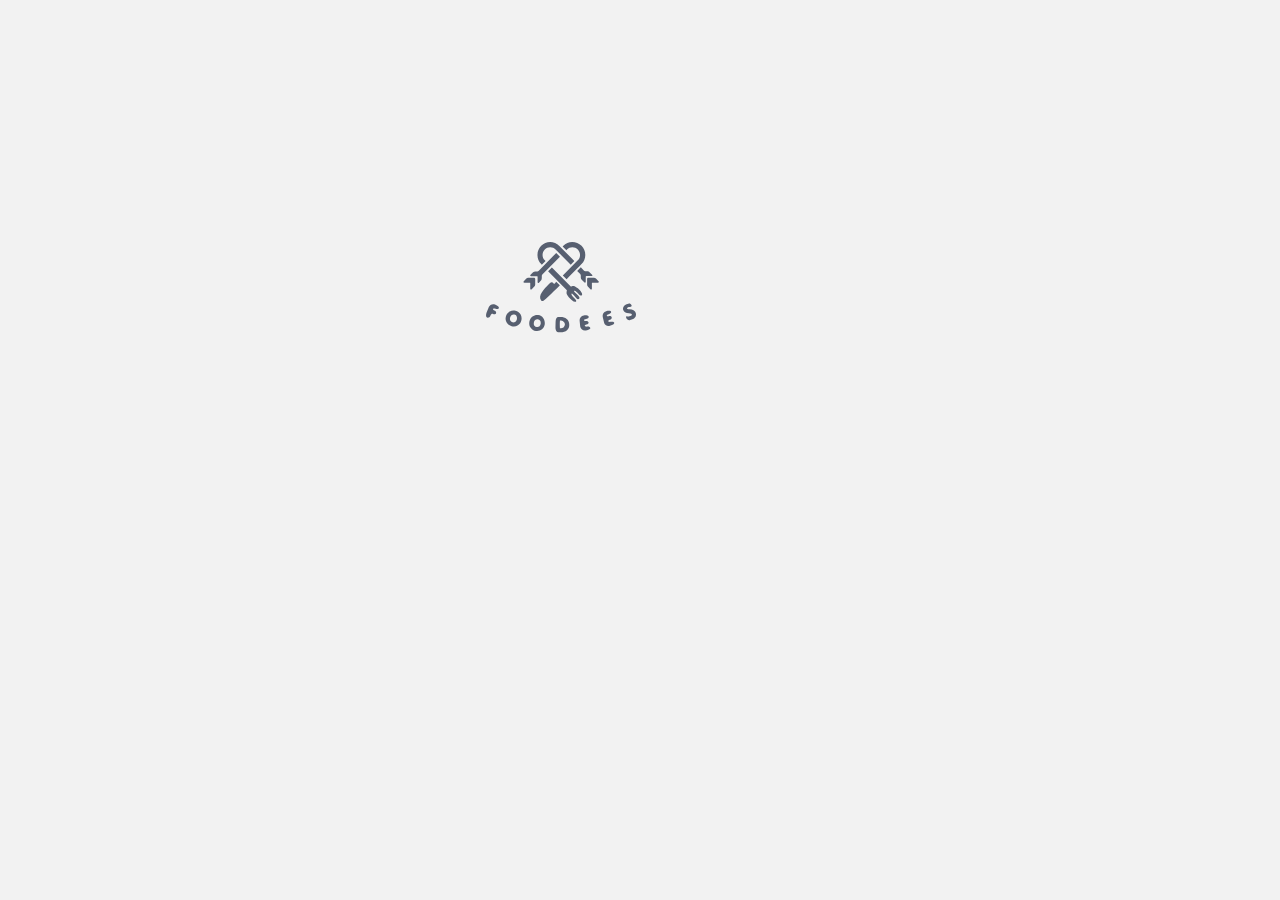
<file: index.html>
<!DOCTYPE html>
<html lang="en">
<head>
    <meta charset="UTF-8">
    <title>Foodees</title>
    <meta http-equiv="Content-Type" content="text/html; charset=UTF-8"/>
    <meta name="viewport" content="width=device-width, initial-scale=1, maximum-scale=1.0"/>
    <link rel="stylesheet" type="text/css" href="pre.css">
    <link href="//netdna.bootstrapcdn.com/bootstrap/3.0.0/css/bootstrap.min.css" rel="stylesheet">
    <link rel="stylesheet" href="https://maxcdn.bootstrapcdn.com/bootstrap/3.3.5/css/bootstrap.min.css">
    <script src="https://ajax.googleapis.com/ajax/libs/jquery/1.11.3/jquery.min.js"></script>
    <script src="http://maxcdn.bootstrapcdn.com/bootstrap/3.3.5/js/bootstrap.min.js"></script>

    
    <style>
        body{
            background:#F2F2F2;
        }
        
        
    </style>
</head>
<body >
<br>

<center>


</center>
<div>
    <img  class="preimage" src="logo.svg" width="150px" height="150px">
    
</div>

<div class="preload"></div>
    <script type="text/javascript" src="pre.js"></script>

</body>
</html>
</file>
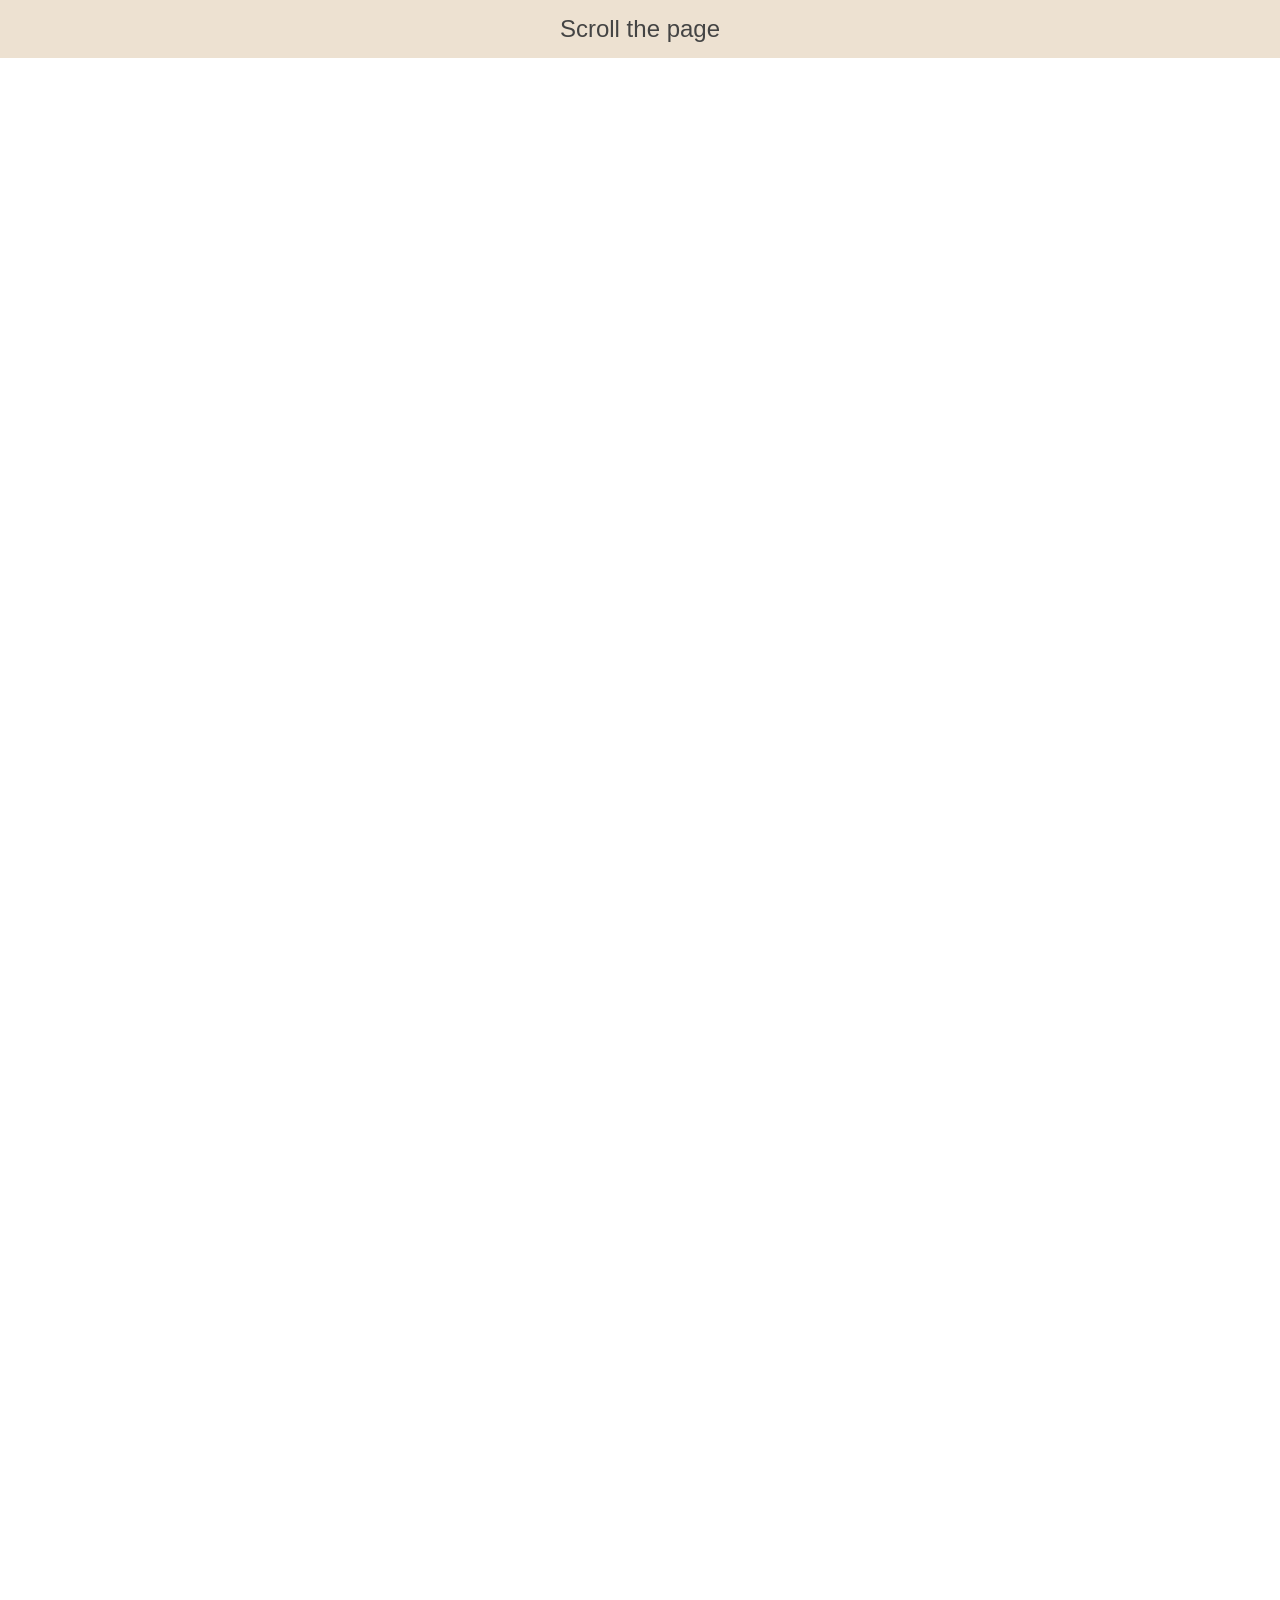
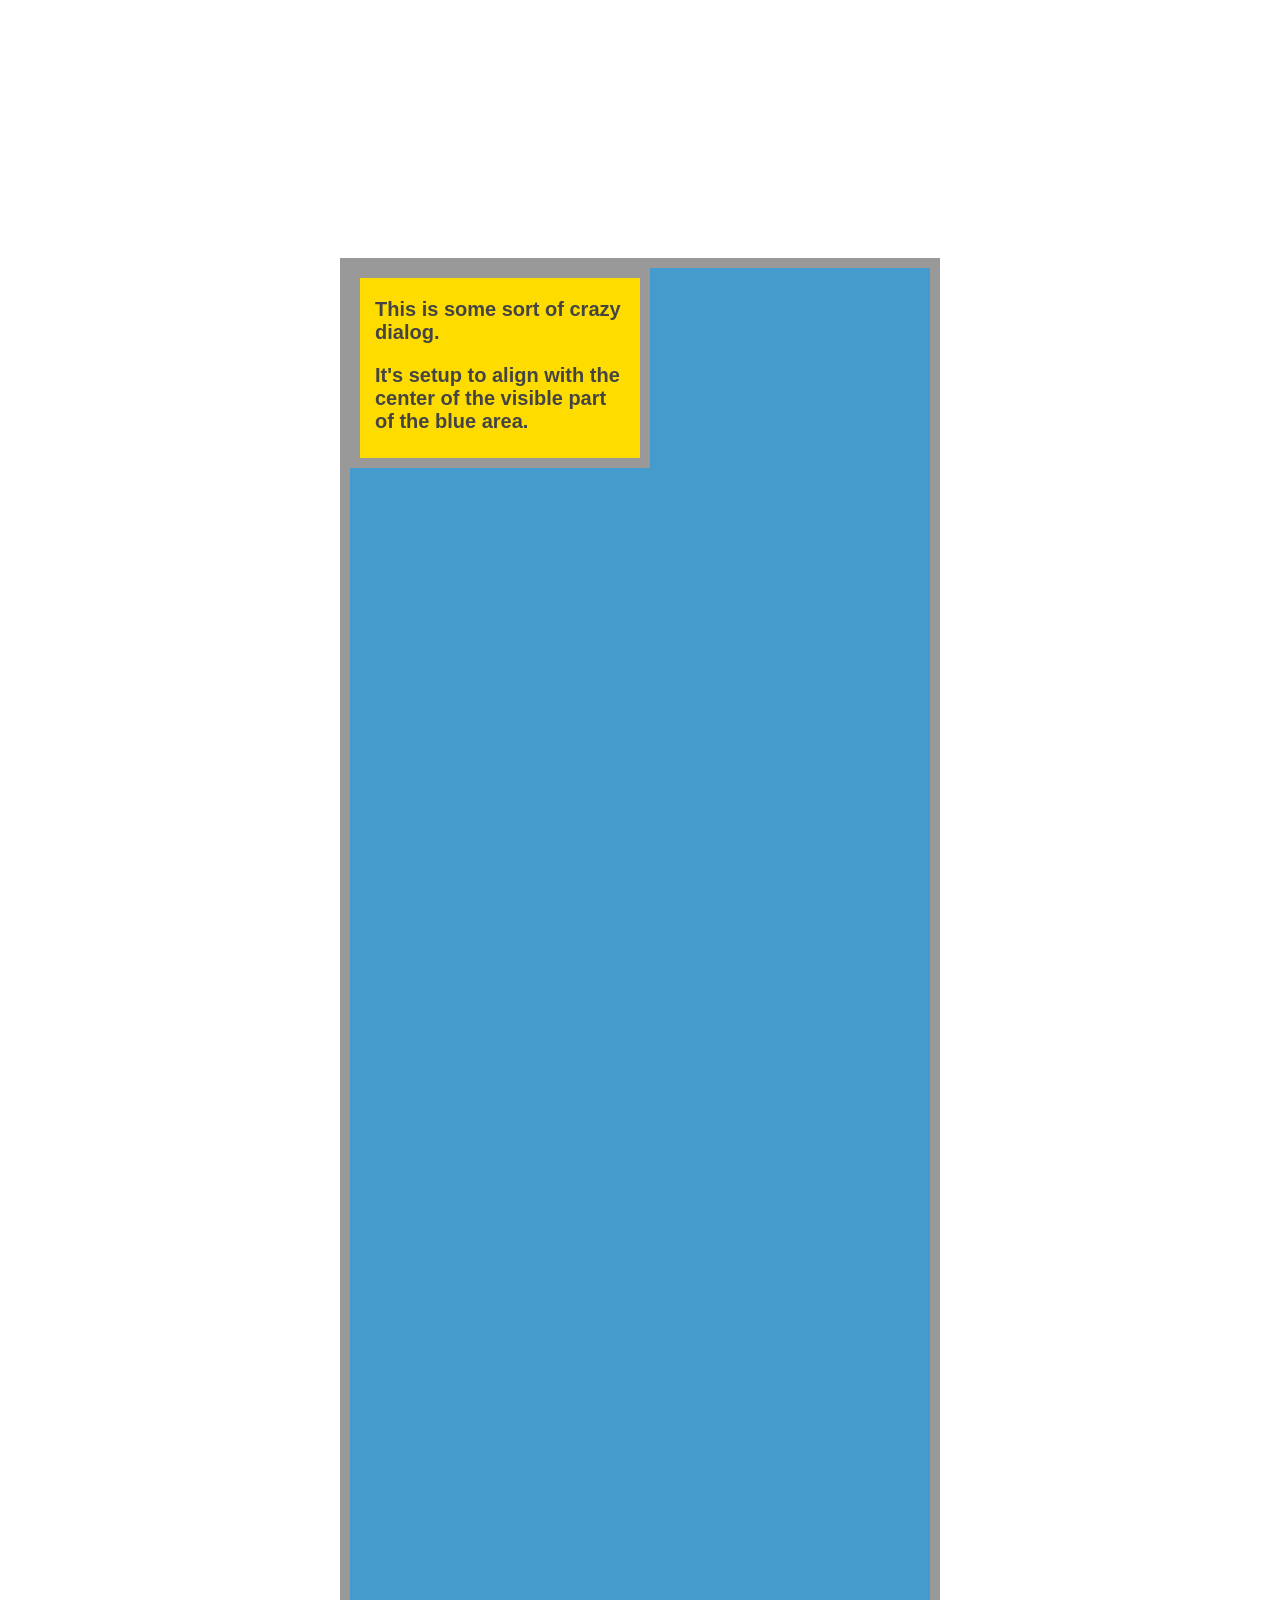
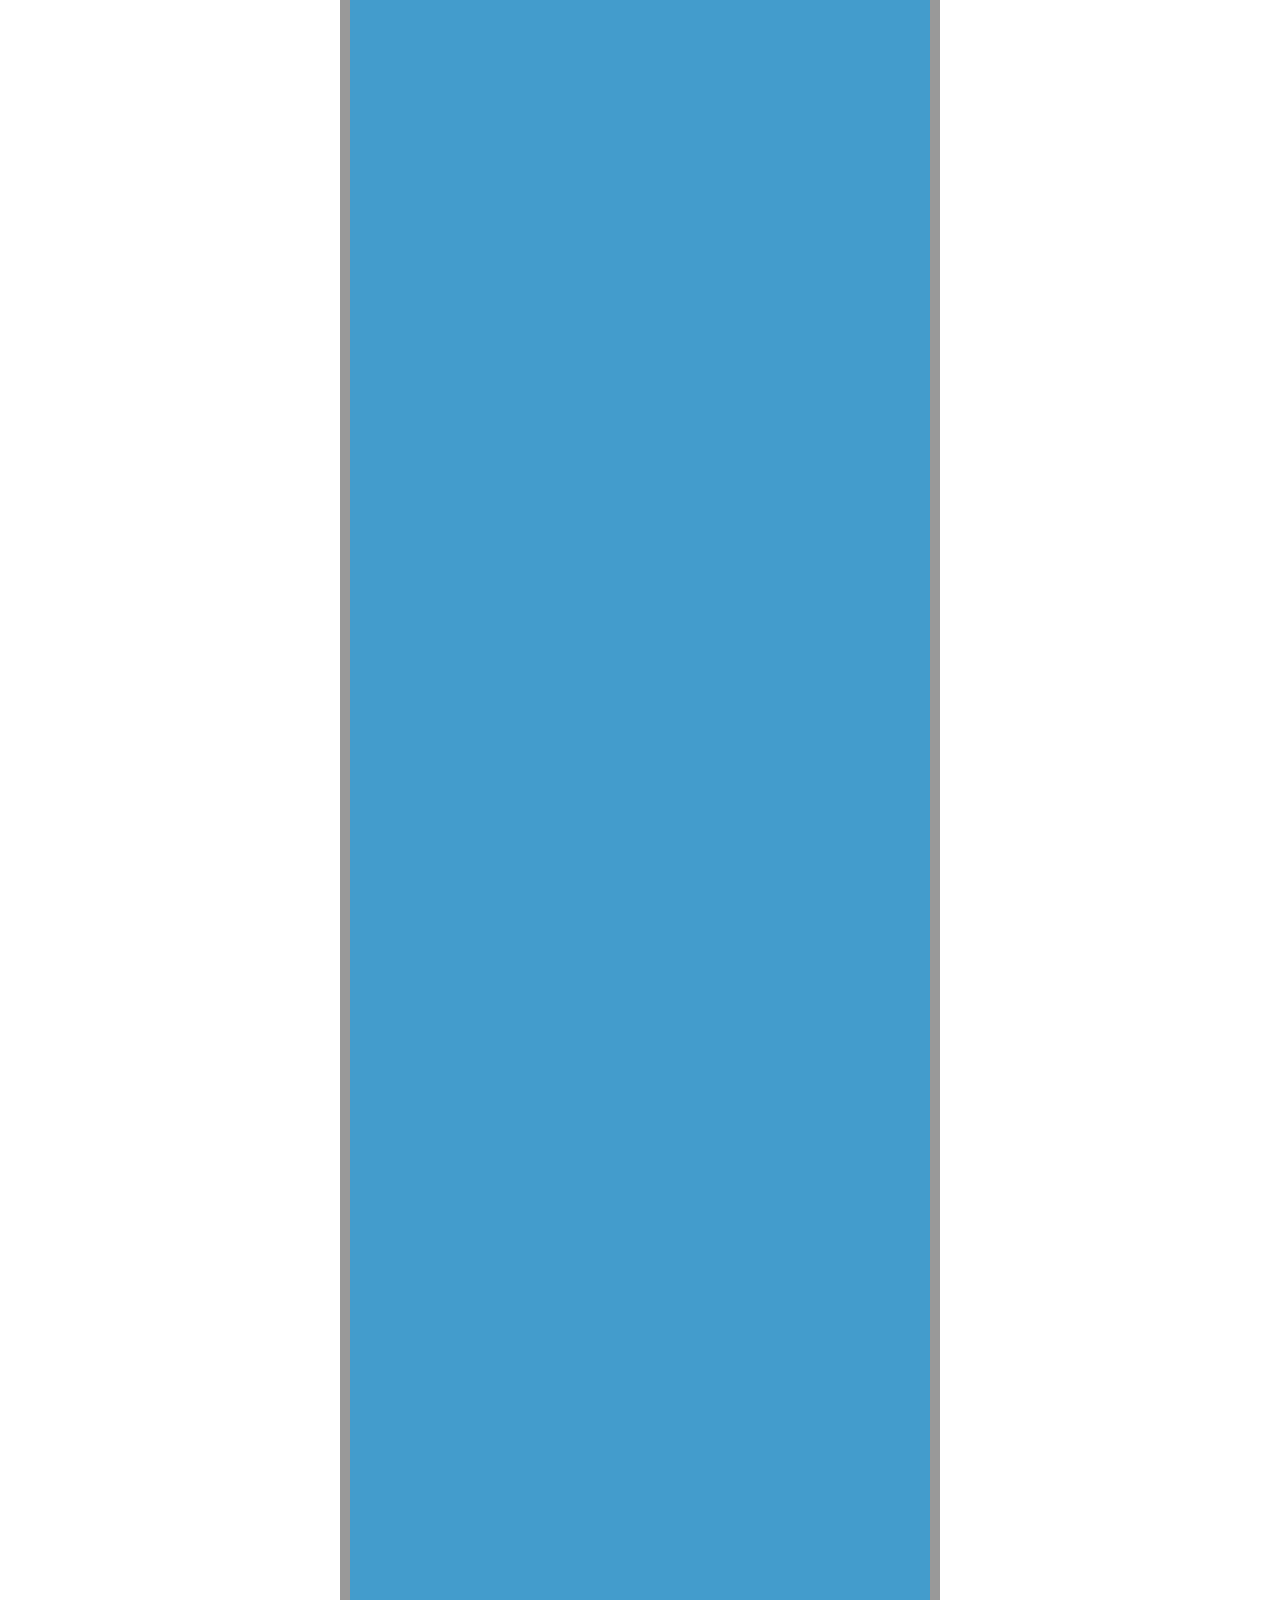
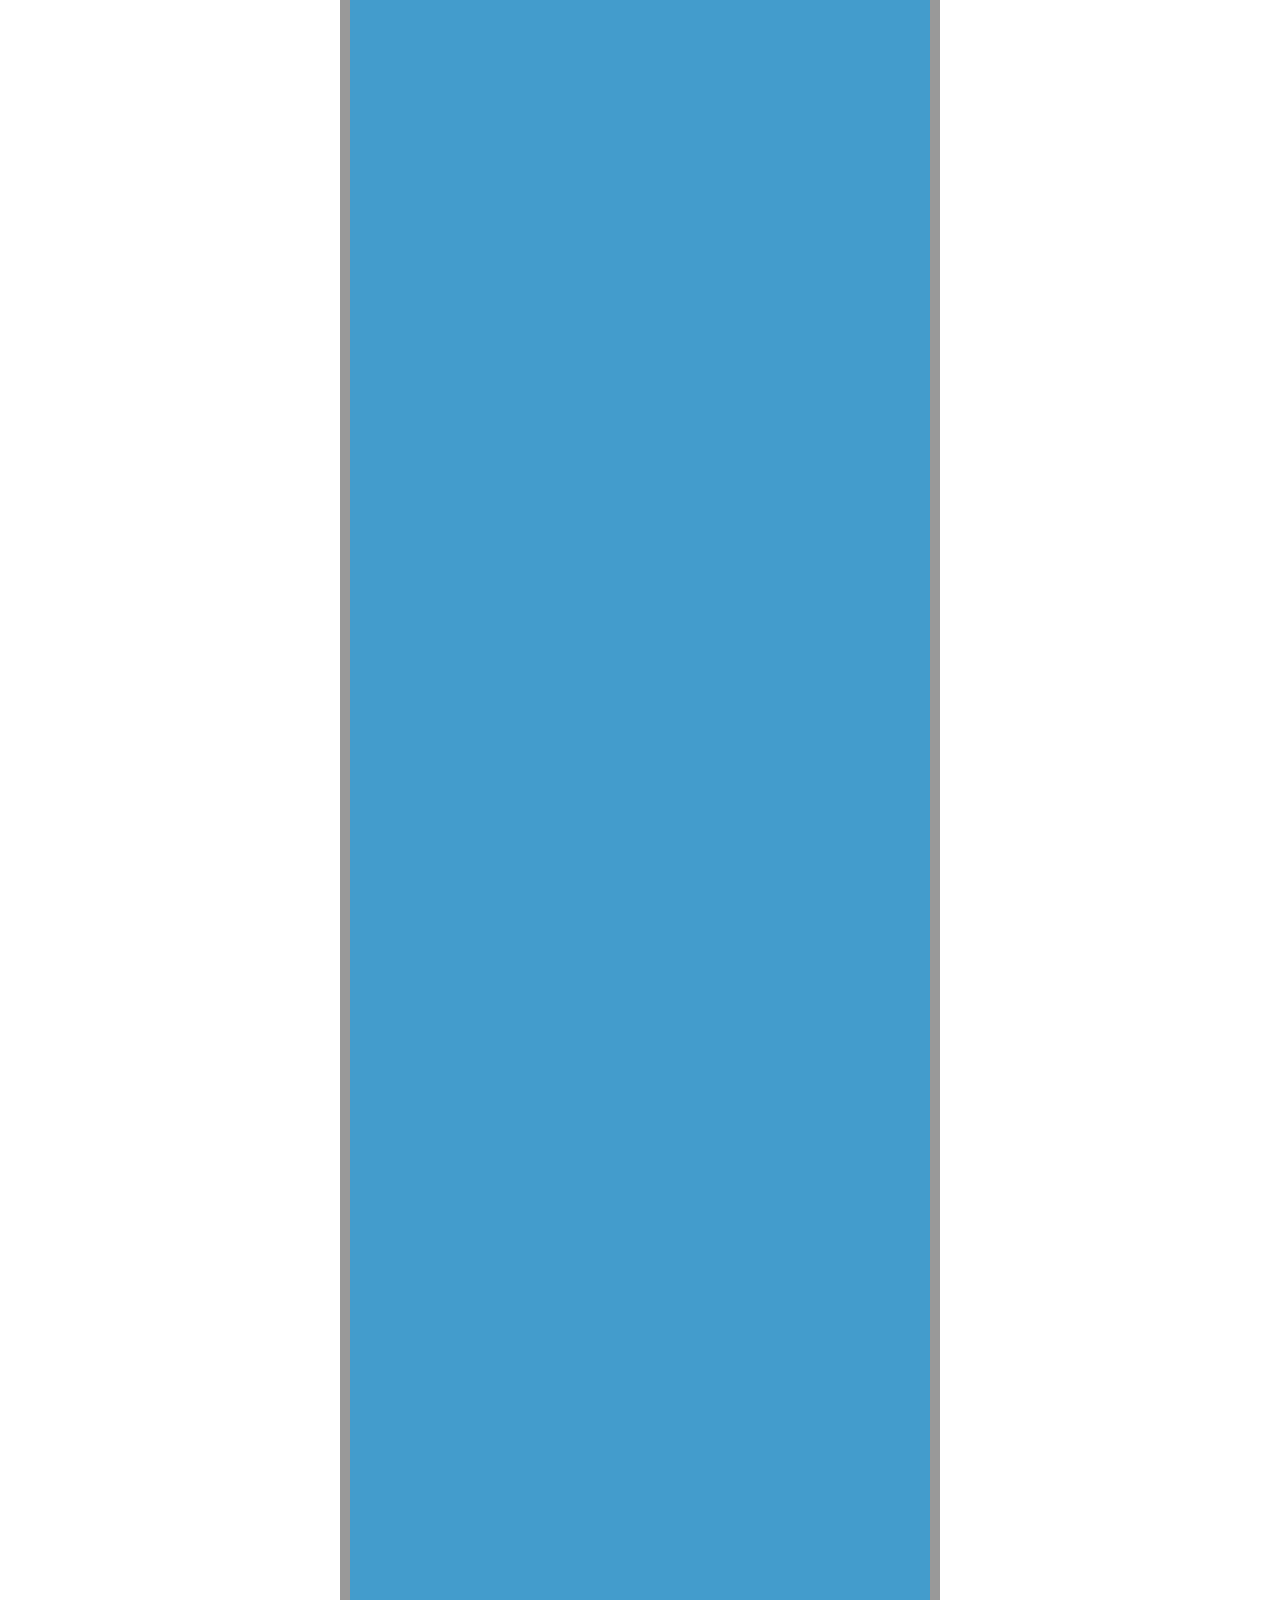
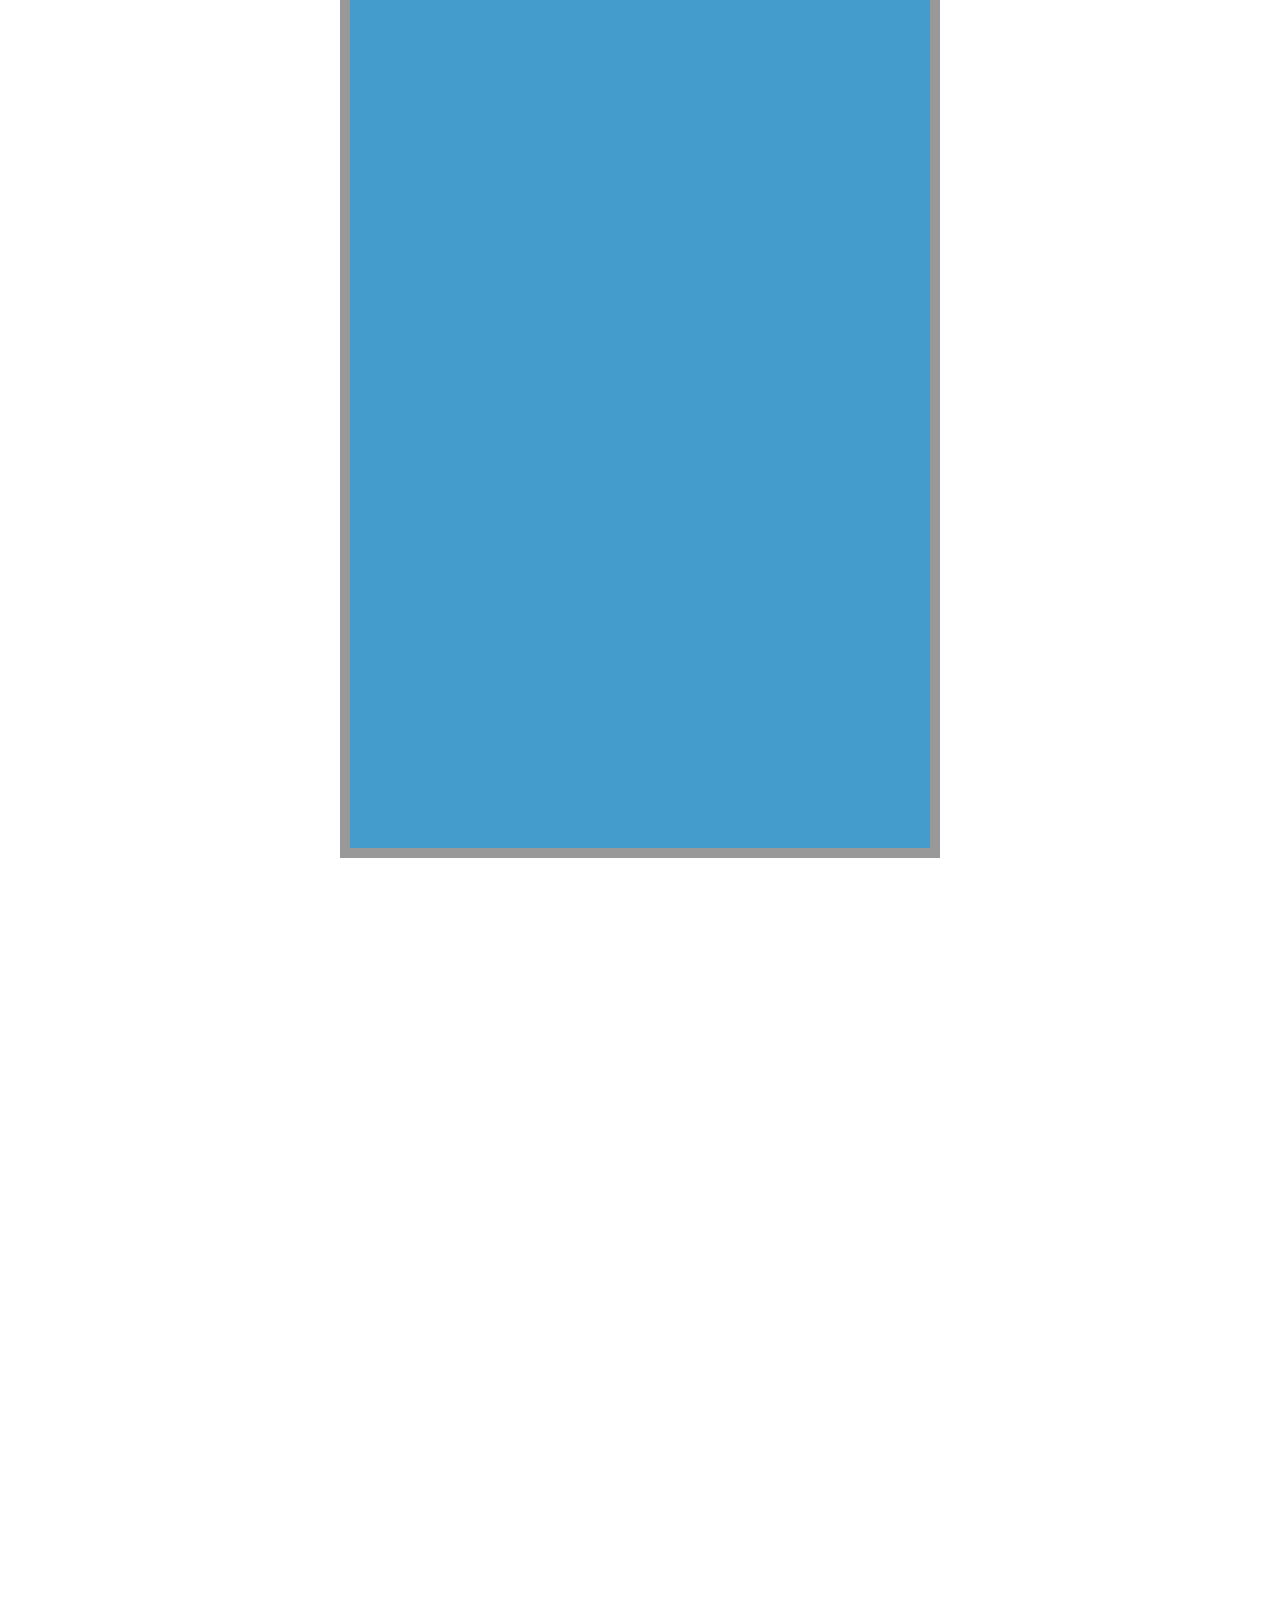
<file: node_modules/tether/examples/content-visible/index.html>
<!DOCTYPE html>
<html>
    <head>
        <link rel="stylesheet" href="../resources/css/base.css" />
    </head>
    <body>

    <div class="instructions">Scroll the page</div>

    <style>
      .instructions {
        width: 100%;
        text-align: center;
        font-size: 24px;
        padding: 15px;
        background-color: rgba(210, 180, 140, 0.4);
      }

      * {
        box-sizing: border-box;
      }
      body {
        min-height: 1200vh;
        height: 100%;
      }

      .content-box {
        width: 600px;
        border: 10px solid #999;
        height: 600vh;
        background-color: #439CCC;
        margin: 200vh auto;
      }
      .element {
        border: 10px solid #999;
        background-color: #FFDC00;
        width: 300px;
        height: 200px;
        padding: 0 15px;
        font-size: 20px;
        font-weight: bold;
      }
    </style>

    <div class="content-box">
      <div class="element">
        <p>This is some sort of crazy dialog.</p>

        <p>It's setup to align with the center of the visible part of the blue area.</p>
      </div>
    </div>

    <script src="//github.hubspot.com/tether/dist/js/tether.js"></script>
    <script>
      new Tether({
        element: '.element',
        target: '.content-box',
        attachment: 'middle center',
        targetAttachment: 'middle center',
        targetModifier: 'visible'
      });
    </script>
  </body>
</html>
</file>
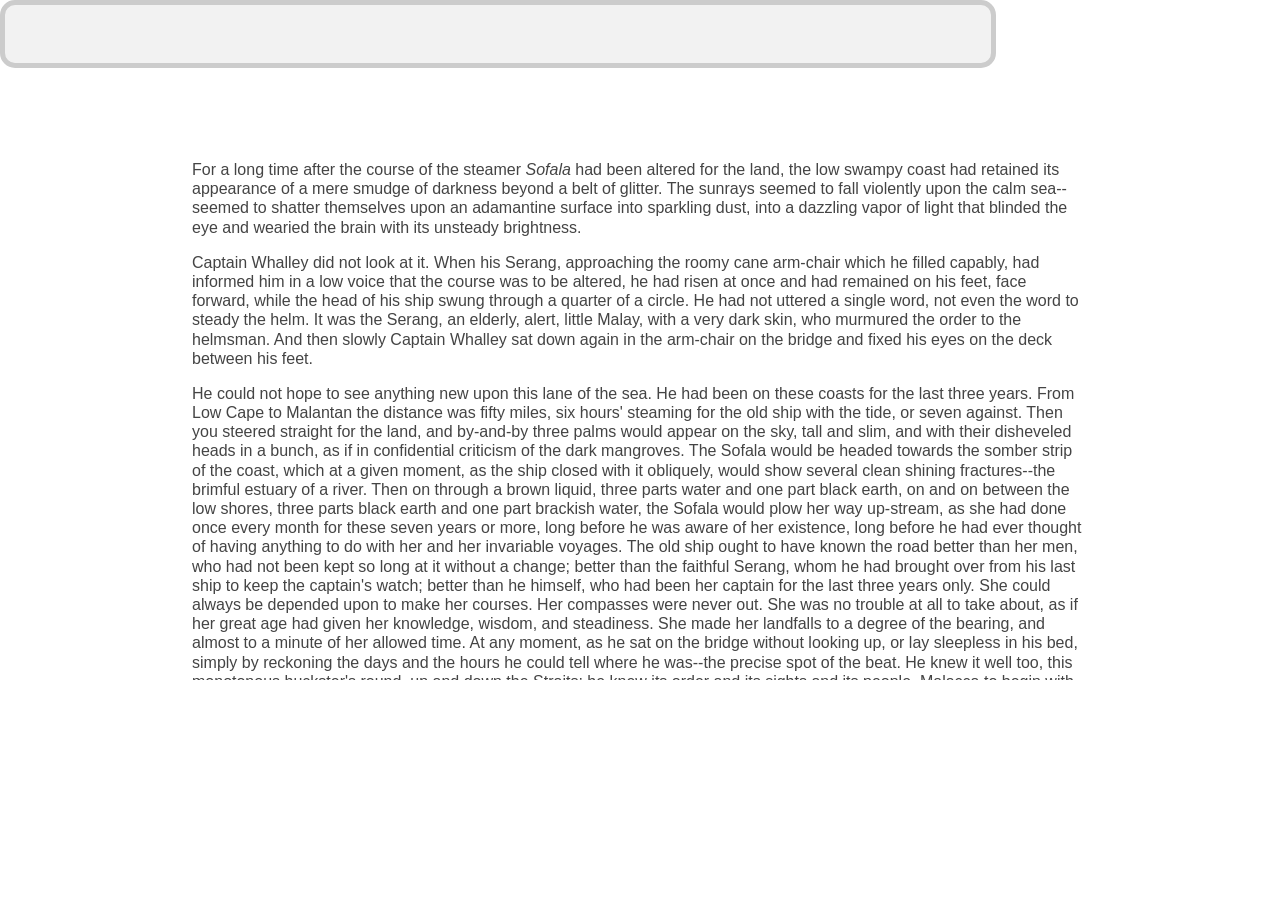
<file: node_modules/tether/examples/element-scroll/index.html>
<!DOCTYPE html>
<html>
    <head>
      <link rel="stylesheet" href="../resources/css/base.css" />
    </head>
    <body>

    <div class="scroll">
      <p>For a long time after the course of the steamer <em>Sofala</em> had been
      altered for the land, the low swampy coast had retained its appearance
      of a mere smudge of darkness beyond a belt of glitter. The sunrays
      seemed to fall violently upon the calm sea--seemed to shatter themselves
      upon an adamantine surface into sparkling dust, into a dazzling vapor
      of light that blinded the eye and wearied the brain with its unsteady
      brightness.</p>

      <p>Captain Whalley did not look at it. When his Serang, approaching the
      roomy cane arm-chair which he filled capably, had informed him in a low
      voice that the course was to be altered, he had risen at once and had
      remained on his feet, face forward, while the head of his ship swung
      through a quarter of a circle. He had not uttered a single word, not
      even the word to steady the helm. It was the Serang, an elderly, alert,
      little Malay, with a very dark skin, who murmured the order to the
      helmsman. And then slowly Captain Whalley sat down again in the
      arm-chair on the bridge and fixed his eyes on the deck between his feet.</p>

      <p>He could not hope to see anything new upon this lane of the sea. He had
      been on these coasts for the last three years. From Low Cape to Malantan
      the distance was fifty miles, six hours' steaming for the old ship with
      the tide, or seven against. Then you steered straight for the land, and
      by-and-by three palms would appear on the sky, tall and slim, and with
      their disheveled heads in a bunch, as if in confidential criticism of
      the dark mangroves. The Sofala would be headed towards the somber
      strip of the coast, which at a given moment, as the ship closed with
      it obliquely, would show several clean shining fractures--the brimful
      estuary of a river. Then on through a brown liquid, three parts water
      and one part black earth, on and on between the low shores, three parts
      black earth and one part brackish water, the Sofala would plow her way
      up-stream, as she had done once every month for these seven years or
      more, long before he was aware of her existence, long before he had ever
      thought of having anything to do with her and her invariable voyages.
      The old ship ought to have known the road better than her men, who had
      not been kept so long at it without a change; better than the faithful
      Serang, whom he had brought over from his last ship to keep the
      captain's watch; better than he himself, who had been her captain for
      the last three years only. She could always be depended upon to make her
      courses. Her compasses were never out. She was no trouble at all to
      take about, as if her great age had given her knowledge, wisdom, and
      steadiness. She made her landfalls to a degree of the bearing, and
      almost to a minute of her allowed time. At any moment, as he sat on
      the bridge without looking up, or lay sleepless in his bed, simply by
      reckoning the days and the hours he could tell where he was--the precise
      spot of the beat. He knew it well too, this monotonous huckster's
      round, up and down the Straits; he knew its order and its sights and its
      people. Malacca to begin with, in at daylight and out at dusk, to cross
      over with a rigid phosphorescent wake this highway of the Far East.
      Darkness and gleams on the water, clear stars on a black sky, perhaps
      the lights of a home steamer keeping her unswerving course in the
      middle, or maybe the elusive shadow of a native craft with her mat sails
      flitting by silently--and the low land on the other side in sight
      at daylight. At noon the three palms of the next place of call, up a
      sluggish river. The only white man residing there was a retired young
      sailor, with whom he had become friendly in the course of many voyages.
      Sixty miles farther on there was another place of call, a deep bay with
      only a couple of houses on the beach. And so on, in and out, picking
      up coastwise cargo here and there, and finishing with a hundred miles'
      steady steaming through the maze of an archipelago of small islands up
      to a large native town at the end of the beat. There was a three days'
      rest for the old ship before he started her again in inverse order,
      seeing the same shores from another bearing, hearing the same voices
      in the same places, back again to the Sofala's port of registry on
      the great highway to the East, where he would take up a berth nearly
      opposite the big stone pile of the harbor office till it was time to
      start again on the old round of 1600 miles and thirty days. Not a very
      enterprising life, this, for Captain Whalley, Henry Whalley, otherwise
      Dare-devil Harry--Whalley of the Condor, a famous clipper in her day.
      No. Not a very enterprising life for a man who had served famous firms,
      who had sailed famous ships (more than one or two of them his own); who
      had made famous passages, had been the pioneer of new routes and new
      trades; who had steered across the unsurveyed tracts of the South Seas,
      and had seen the sun rise on uncharted islands. Fifty years at sea, and
      forty out in the East ("a pretty thorough apprenticeship," he used
      to remark smilingly), had made him honorably known to a generation of
      shipowners and merchants in all the ports from Bombay clear over to
      where the East merges into the West upon the coast of the two Americas.
      His fame remained writ, not very large but plain enough, on the
      Admiralty charts. Was there not somewhere between Australia and China a
      Whalley Island and a Condor Reef? On that dangerous coral formation the
      celebrated clipper had hung stranded for three days, her captain and
      crew throwing her cargo overboard with one hand and with the other, as
      it were, keeping off her a flotilla of savage war-canoes. At that time
      neither the island nor the reef had any official existence. Later the
      officers of her Majesty's steam vessel Fusilier, dispatched to make a
      survey of the route, recognized in the adoption of these two names the
      enterprise of the man and the solidity of the ship. Besides, as anyone
      who cares may see, the "General Directory," vol. ii. p. 410, begins the
      description of the "Malotu or Whalley Passage" with the words: "This
      advantageous route, first discovered in 1850 by Captain Whalley in the
      ship Condor," &amp;c., and ends by recommending it warmly to sailing vessels
      leaving the China ports for the south in the months from December to
      April inclusive.</p>

      <p>This was the clearest gain he had out of life. Nothing could rob him
      of this kind of fame. The piercing of the Isthmus of Suez, like the
      breaking of a dam, had let in upon the East a flood of new ships, new
      men, new methods of trade. It had changed the face of the Eastern seas
      and the very spirit of their life; so that his early experiences meant
      nothing whatever to the new generation of seamen.</p>

      <p>In those bygone days he had handled many thousands of pounds of his
      employers' money and of his own; he had attended faithfully, as by law
      a shipmaster is expected to do, to the conflicting interests of owners,
      charterers, and underwriters. He had never lost a ship or consented to
      a shady transaction; and he had lasted well, outlasting in the end the
      conditions that had gone to the making of his name. He had buried his
      wife (in the Gulf of Petchili), had married off his daughter to the man
      of her unlucky choice, and had lost more than an ample competence in the
      crash of the notorious Travancore and Deccan Banking Corporation, whose
      downfall had shaken the East like an earthquake. And he was sixty-five
      years old.</p>

      <p>His age sat lightly enough on him; and of his ruin he was not ashamed.
      He had not been alone to believe in the stability of the Banking
      Corporation. Men whose judgment in matters of finance was as expert as
      his seamanship had commended the prudence of his investments, and had
      themselves lost much money in the great failure. The only difference
      between him and them was that he had lost his all. And yet not his all.
      There had remained to him from his lost fortune a very pretty little
      bark, Fair Maid, which he had bought to occupy his leisure of a retired
      sailor--"to play with," as he expressed it himself.</p>

      <p>He had formally declared himself tired of the sea the year preceding his
      daughter's marriage. But after the young couple had gone to settle in
      Melbourne he found out that he could not make himself happy on shore. He
      was too much of a merchant sea-captain for mere yachting to satisfy him.
      He wanted the illusion of affairs; and his acquisition of the Fair
      Maid preserved the continuity of his life. He introduced her to his
      acquaintances in various ports as "my last command." When he grew too
      old to be trusted with a ship, he would lay her up and go ashore to be
      buried, leaving directions in his will to have the bark towed out and
      scuttled decently in deep water on the day of the funeral. His daughter
      would not grudge him the satisfaction of knowing that no stranger would
      handle his last command after him. With the fortune he was able to leave
      her, the value of a 500-ton bark was neither here nor there. All this
      would be said with a jocular twinkle in his eye: the vigorous old man
      had too much vitality for the sentimentalism of regret; and a little
      wistfully withal, because he was at home in life, taking a genuine
      pleasure in its feelings and its possessions; in the dignity of his
      reputation and his wealth, in his love for his daughter, and in his
      satisfaction with the ship--the plaything of his lonely leisure.</p>

      <p>He had the cabin arranged in accordance with his simple ideal of comfort
      at sea. A big bookcase (he was a great reader) occupied one side of his
      stateroom; the portrait of his late wife, a flat bituminous oil-painting
      representing the profile and one long black ringlet of a young woman,
      faced his bed-place. Three chronometers ticked him to sleep and greeted
      him on waking with the tiny competition of their beats. He rose at five
      every day. The officer of the morning watch, drinking his early cup
      of coffee aft by the wheel, would hear through the wide orifice of the
      copper ventilators all the splashings, blowings, and splutterings of
      his captain's toilet. These noises would be followed by a sustained
      deep murmur of the Lord's Prayer recited in a loud earnest voice. Five
      minutes afterwards the head and shoulders of Captain Whalley emerged
      out of the companion-hatchway. Invariably he paused for a while on the
      stairs, looking all round at the horizon; upwards at the trim of the
      sails; inhaling deep draughts of the fresh air. Only then he would step
      out on the poop, acknowledging the hand raised to the peak of the cap
      with a majestic and benign "Good morning to you." He walked the deck
      till eight scrupulously. Sometimes, not above twice a year, he had to
      use a thick cudgel-like stick on account of a stiffness in the hip--a
      slight touch of rheumatism, he supposed. Otherwise he knew nothing of
      the ills of the flesh. At the ringing of the breakfast bell he went
      below to feed his canaries, wind up the chronometers, and take the
      head of the table. From there he had before his eyes the big carbon
      photographs of his daughter, her husband, and two fat-legged babies
      --his grandchildren--set in black frames into the maplewood bulkheads
      of the cuddy. After breakfast he dusted the glass over these portraits
      himself with a cloth, and brushed the oil painting of his wife with a
      plumate kept suspended from a small brass hook by the side of the heavy
      gold frame. Then with the door of his stateroom shut, he would sit down
      on the couch under the portrait to read a chapter out of a thick pocket
      Bible--her Bible. But on some days he only sat there for half an hour
      with his finger between the leaves and the closed book resting on his
      knees. Perhaps he had remembered suddenly how fond of boat-sailing she
      used to be.</p>

      <p>She had been a real shipmate and a true woman too. It was like an
      article of faith with him that there never had been, and never could be,
      a brighter, cheerier home anywhere afloat or ashore than his home under
      the poop-deck of the Condor, with the big main cabin all white and gold,
      garlanded as if for a perpetual festival with an unfading wreath. She
      had decorated the center of every panel with a cluster of home flowers.
      It took her a twelvemonth to go round the cuddy with this labor of love.
      To him it had remained a marvel of painting, the highest achievement of
      taste and skill; and as to old Swinburne, his mate, every time he
      came down to his meals he stood transfixed with admiration before the
      progress of the work. You could almost smell these roses, he declared,
      sniffing the faint flavor of turpentine which at that time pervaded the
      saloon, and (as he confessed afterwards) made him somewhat less hearty
      than usual in tackling his food. But there was nothing of the sort to
      interfere with his enjoyment of her singing. "Mrs. Whalley is a regular
      out-and-out nightingale, sir," he would pronounce with a judicial air
      after listening profoundly over the skylight to the very end of the
      piece. In fine weather, in the second dog-watch, the two men could hear
      her trills and roulades going on to the accompaniment of the piano in
      the cabin. On the very day they got engaged he had written to London
      for the instrument; but they had been married for over a year before it
      reached them, coming out round the Cape. The big case made part of the
      first direct general cargo landed in Hong-kong harbor--an event that to
      the men who walked the busy quays of to-day seemed as hazily remote as
      the dark ages of history. But Captain Whalley could in a half hour of
      solitude live again all his life, with its romance, its idyl, and its
      sorrow. He had to close her eyes himself. She went away from under the
      ensign like a sailor's wife, a sailor herself at heart. He had read
      the service over her, out of her own prayer-book, without a break in his
      voice. When he raised his eyes he could see old Swinburne facing him
      with his cap pressed to his breast, and his rugged, weather-beaten,
      impassive face streaming with drops of water like a lump of chipped red
      granite in a shower. It was all very well for that old sea-dog to cry.
      He had to read on to the end; but after the splash he did not remember
      much of what happened for the next few days. An elderly sailor of the
      crew, deft at needlework, put together a mourning frock for the child
      out of one of her black skirts.</p>

      <p>He was not likely to forget; but you cannot dam up life like a sluggish
      stream. It will break out and flow over a man's troubles, it will close
      upon a sorrow like the sea upon a dead body, no matter how much love has
      gone to the bottom. And the world is not bad. People had been very
      kind to him; especially Mrs. Gardner, the wife of the senior partner
      in Gardner, Patteson, &amp; Co., the owners of the Condor. It was she who
      volunteered to look after the little one, and in due course took her to
      England (something of a journey in those days, even by the overland
      mail route) with her own girls to finish her education. It was ten years
      before he saw her again.</p>

      <p>As a little child she had never been frightened of bad weather; she
      would beg to be taken up on deck in the bosom of his oilskin coat to
      watch the big seas hurling themselves upon the Condor. The swirl and
      crash of the waves seemed to fill her small soul with a breathless
      delight. "A good boy spoiled," he used to say of her in joke. He had
      named her Ivy because of the sound of the word, and obscurely fascinated
      by a vague association of ideas. She had twined herself tightly round
      his heart, and he intended her to cling close to her father as to a
      tower of strength; forgetting, while she was little, that in the nature
      of things she would probably elect to cling to someone else. But
      he loved life well enough for even that event to give him a certain
      satisfaction, apart from his more intimate feeling of loss.</p>

      <p>After he had purchased the Fair Maid to occupy his loneliness, he
      hastened to accept a rather unprofitable freight to Australia simply for
      the opportunity of seeing his daughter in her own home. What made him
      dissatisfied there was not to see that she clung now to somebody else,
      but that the prop she had selected seemed on closer examination "a
      rather poor stick"--even in the matter of health. He disliked his
      son-in-law's studied civility perhaps more than his method of
      handling the sum of money he had given Ivy at her marriage. But of his
      apprehensions he said nothing. Only on the day of his departure, with
      the hall-door open already, holding her hands and looking steadily into
      her eyes, he had said, "You know, my dear, all I have is for you and the
      chicks. Mind you write to me openly." She had answered him by an almost
      imperceptible movement of her head. She resembled her mother in
      the color of her eyes, and in character--and also in this, that she
      understood him without many words.</p>

      <p>Sure enough she had to write; and some of these letters made Captain
      Whalley lift his white eye-brows. For the rest he considered he was
      reaping the true reward of his life by being thus able to produce on
      demand whatever was needed. He had not enjoyed himself so much in a
      way since his wife had died. Characteristically enough his son-in-law's
      punctuality in failure caused him at a distance to feel a sort of
      kindness towards the man. The fellow was so perpetually being jammed on
      a lee shore that to charge it all to his reckless navigation would be
      manifestly unfair. No, no! He knew well what that meant. It was bad
      luck. His own had been simply marvelous, but he had seen in his life too
      many good men--seamen and others--go under with the sheer weight of bad
      luck not to recognize the fatal signs. For all that, he was cogitating
      on the best way of tying up very strictly every penny he had to leave,
      when, with a preliminary rumble of rumors (whose first sound reached
      him in Shanghai as it happened), the shock of the big failure came;
      and, after passing through the phases of stupor, of incredulity, of
      indignation, he had to accept the fact that he had nothing to speak of
      to leave.</p>

      <p>Upon that, as if he had only waited for this catastrophe, the unlucky
      man, away there in Melbourne, gave up his unprofitable game, and sat
      down--in an invalid's bath-chair at that too. "He will never walk
      again," wrote the wife. For the first time in his life Captain Whalley
      was a bit staggered.</p>

      <p>The Fair Maid had to go to work in bitter earnest now. It was no longer
      a matter of preserving alive the memory of Dare-devil Harry Whalley in
      the Eastern Seas, or of keeping an old man in pocket-money and clothes,
      with, perhaps, a bill for a few hundred first-class cigars thrown in at
      the end of the year. He would have to buckle-to, and keep her going hard
      on a scant allowance of gilt for the ginger-bread scrolls at her stem
      and stern.</p>

      <p>This necessity opened his eyes to the fundamental changes of the world.
      Of his past only the familiar names remained, here and there, but
      the things and the men, as he had known them, were gone. The name of
      Gardner, Patteson, &amp; Co. was still displayed on the walls of warehouses
      by the waterside, on the brass plates and window-panes in the business
      quarters of more than one Eastern port, but there was no longer a
      Gardner or a Patteson in the firm. There was no longer for Captain
      Whalley an arm-chair and a welcome in the private office, with a bit of
      business ready to be put in the way of an old friend, for the sake of
      bygone services. The husbands of the Gardner girls sat behind the desks
      in that room where, long after he had left the employ, he had kept his
      right of entrance in the old man's time. Their ships now had yellow
      funnels with black tops, and a time-table of appointed routes like a
      confounded service of tramways. The winds of December and June were all
      one to them; their captains (excellent young men he doubted not) were,
      to be sure, familiar with Whalley Island, because of late years the
      Government had established a white fixed light on the north end (with
      a red danger sector over the Condor Reef), but most of them would have
      been extremely surprised to hear that a flesh-and-blood Whalley still
      existed--an old man going about the world trying to pick up a cargo here
      and there for his little bark.</p>

      <p>And everywhere it was the same. Departed the men who would have nodded
      appreciatively at the mention of his name, and would have thought
      themselves bound in honor to do something for Dare-devil Harry Whalley.
      Departed the opportunities which he would have known how to seize; and
      gone with them the white-winged flock of clippers that lived in the
      boisterous uncertain life of the winds, skimming big fortunes out of
      the foam of the sea. In a world that pared down the profits to an
      irreducible minimum, in a world that was able to count its disengaged
      tonnage twice over every day, and in which lean charters were snapped up
      by cable three months in advance, there were no chances of fortune for
      an individual wandering haphazard with a little bark--hardly indeed any
      room to exist.</p>

      <p>He found it more difficult from year to year. He suffered greatly from
      the smallness of remittances he was able to send his daughter. Meantime
      he had given up good cigars, and even in the matter of inferior cheroots
      limited himself to six a day. He never told her of his difficulties, and
      she never enlarged upon her struggle to live. Their confidence in each
      other needed no explanations, and their perfect understanding endured
      without protestations of gratitude or regret. He would have been shocked
      if she had taken it into her head to thank him in so many words, but
      he found it perfectly natural that she should tell him she needed two
      hundred pounds.</p>

      <p>He had come in with the Fair Maid in ballast to look for a freight in
      the Sofala's port of registry, and her letter met him there. Its tenor
      was that it was no use mincing matters. Her only resource was in opening
      a boarding-house, for which the prospects, she judged, were good. Good
      enough, at any rate, to make her tell him frankly that with two hundred
      pounds she could make a start. He had torn the envelope open, hastily,
      on deck, where it was handed to him by the ship-chandler's runner, who
      had brought his mail at the moment of anchoring. For the second time
      in his life he was appalled, and remained stock-still at the cabin door
      with the paper trembling between his fingers. Open a boarding-house! Two
      hundred pounds for a start! The only resource! And he did not know where
      to lay his hands on two hundred pence.</p>

      <p>All that night Captain Whalley walked the poop of his anchored ship, as
      though he had been about to close with the land in thick weather, and
      uncertain of his position after a run of many gray days without a sight
      of sun, moon, or stars. The black night twinkled with the guiding lights
      of seamen and the steady straight lines of lights on shore; and all
      around the Fair Maid the riding lights of ships cast trembling trails
      upon the water of the roadstead. Captain Whalley saw not a gleam
      anywhere till the dawn broke and he found out that his clothing was
      soaked through with the heavy dew.</p>

      <p>His ship was awake. He stopped short, stroked his wet beard, and
      descended the poop ladder backwards, with tired feet. At the sight
      of him the chief officer, lounging about sleepily on the quarterdeck,
      remained open-mouthed in the middle of a great early-morning yawn.</p>

      <p>"Good morning to you," pronounced Captain Whalley solemnly, passing into
      the cabin. But he checked himself in the doorway, and without looking
      back, "By the bye," he said, "there should be an empty wooden case put
      away in the lazarette. It has not been broken up--has it?"</p>

      <p>The mate shut his mouth, and then asked as if dazed, "What empty case,
      sir?"</p>

      <p>"A big flat packing-case belonging to that painting in my room. Let it
      be taken up on deck and tell the carpenter to look it over. I may want
      to use it before long."</p>

      <p>The chief officer did not stir a limb till he had heard the door of the
      captain's state-room slam within the cuddy. Then he beckoned aft the
      second mate with his forefinger to tell him that there was something "in
      the wind."</p>

      <p>When the bell rang Captain Whalley's authoritative voice boomed out
      through a closed door, "Sit down and don't wait for me." And his
      impressed officers took their places, exchanging looks and whispers
      across the table. What! No breakfast? And after apparently knocking
      about all night on deck, too! Clearly, there was something in the wind.
      In the skylight above their heads, bowed earnestly over the plates,
      three wire cages rocked and rattled to the restless jumping of the
      hungry canaries; and they could detect the sounds of their "old
      man's" deliberate movements within his state-room. Captain Whalley was
      methodically winding up the chronometers, dusting the portrait of
      his late wife, getting a clean white shirt out of the drawers, making
      himself ready in his punctilious unhurried manner to go ashore. He could
      not have swallowed a single mouthful of food that morning. He had made
      up his mind to sell the Fair Maid.</p>
    </div>

    <div class="pointer"></div>

    <style>
      body {
        cursor: pointer;
      }
      .scroll {
        height: 80vh;
        width: 80vw;
        max-height: 600px;
        position: fixed;
        top: 5em;
        left: 10vw;

        overflow-y: scroll;
        padding: 4em;
        box-sizing: border-box;
        line-height: 1.2;
      }
      .scroll::-webkit-scrollbar, .scroll::-webkit-scrollbar-track, .scroll::-webkit-scrollbar-thumb {
        display: none;
      }

      .pointer {
        height: 3.6em;
        width: 77vw;
        border: 5px solid #CCC;
        border-radius: 15px;
        background-color: rgba(0, 0, 0, 0.05);
        pointer-events: none;
      }
      .highlight {
        background-color: rgba(255, 255, 0, 0.3);
      }
      .hover {
        background-color: rgba(0, 255, 255, 0.2);
      }
    </style>

    <script src="//github.hubspot.com/tether/dist/js/tether.js"></script>
    <script>
      var pointer = document.querySelector('.pointer');
      var scroll = document.querySelector('.scroll');

      // This creates the pointer tether and links it up
      // with the scroll handle
      new Tether({
        element: pointer,
        target: scroll,
        attachment: 'middle right',
        targetAttachment: 'middle left',
        targetModifier: 'scroll-handle'
      });

      // Everything after this is for the highlighting effect
      var paras = document.querySelectorAll('p');
      for(var i=paras.length; i--;){
        var sents = paras[i].innerHTML.split('.');
        for (var j=sents.length; j--;){
          if (sents[j].trim().length)
            sents[j] = '<span>' + sents[j] + '.</span>';
        }
        paras[i].innerHTML = sents.join('');
      }

      var spans = document.querySelectorAll('p span');

      function highlight(){
        if (!spans) return;

        var bar = pointer.getBoundingClientRect();

        for (var i=spans.length; i--;){
          var coord = spans[i].getBoundingClientRect();

          if (bar.top < coord.top && bar.bottom > coord.top){
            spans[i].classList.add('hover');
          } else if (spans[i].classList.contains('hover')) {
            spans[i].classList.remove('hover');
          }
        }

        requestAnimationFrame(highlight);
      }

      highlight();

      document.body.addEventListener('click', function(){
        var els = document.querySelectorAll('.hover');
        for (var i=els.length; i--;)
          els[i].classList.toggle('highlight');
      });
    </script>
  </body>
</html>
</file>
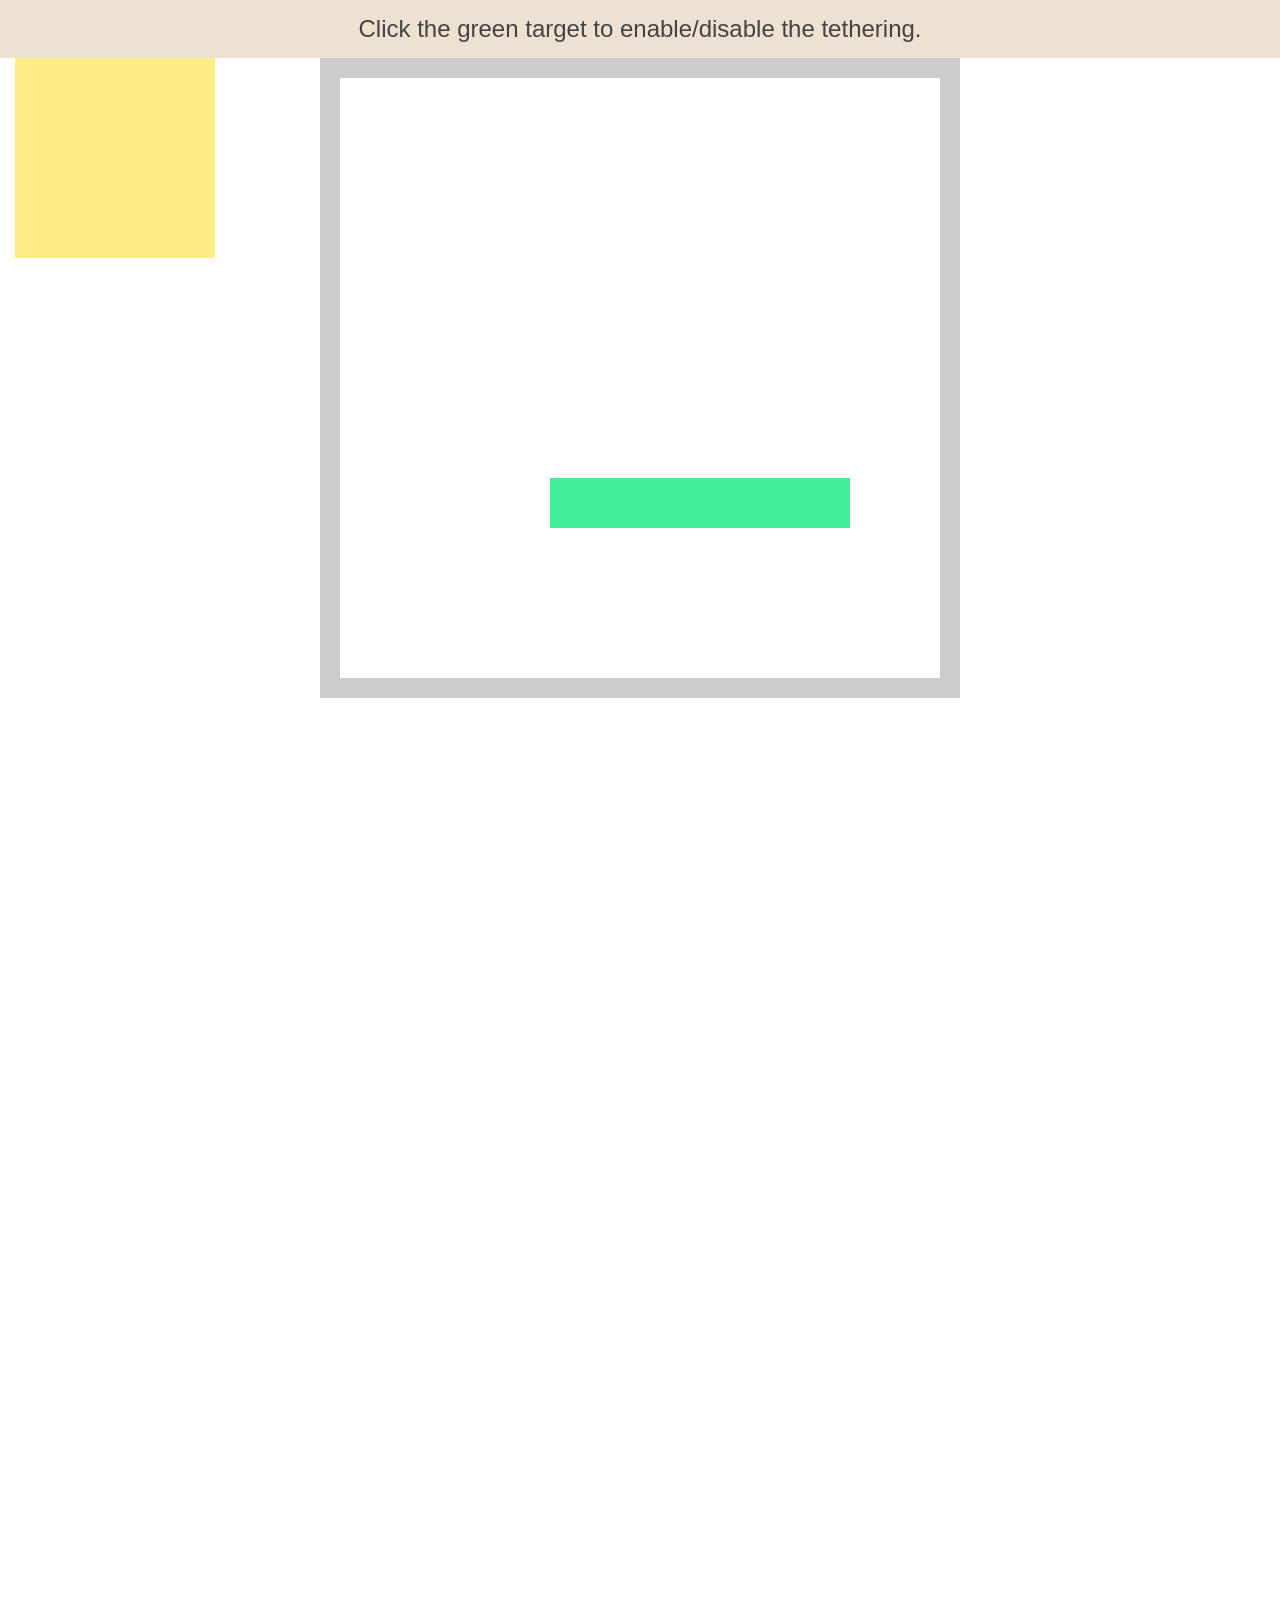
<file: node_modules/tether/examples/enable-disable/index.html>
<!DOCTYPE html>
<html>
    <head>
        <meta charset="utf-8">
        <meta http-equiv="X-UA-Compatible" content="chrome=1">
        <meta name="viewport" content="width=device-width, initial-scale=1, user-scalable=no">
        <link rel="stylesheet" href="../resources/css/base.css" />
        <link rel="stylesheet" href="../common/css/style.css" />
    </head>
    <body>
        <div class="instructions">Click the green target to enable/disable the tethering.</div>

        <div class="element"></div>
        <div class="container">
            <div class="pad"></div>
            <div class="target"></div>
            <div class="pad"></div>
        </div>

        <script src="//github.hubspot.com/tether/dist/js/tether.js"></script>
        <script>
            var tether = new Tether({
                element: '.element',
                target: '.target',
                attachment: 'top left',
                targetAttachment: 'top right'
            });

            document.querySelector('.target').addEventListener('click', function(){
                if (tether.enabled)
                    tether.disable();
                else
                    tether.enable();
            });
        </script>
    </body>
</html>
</file>
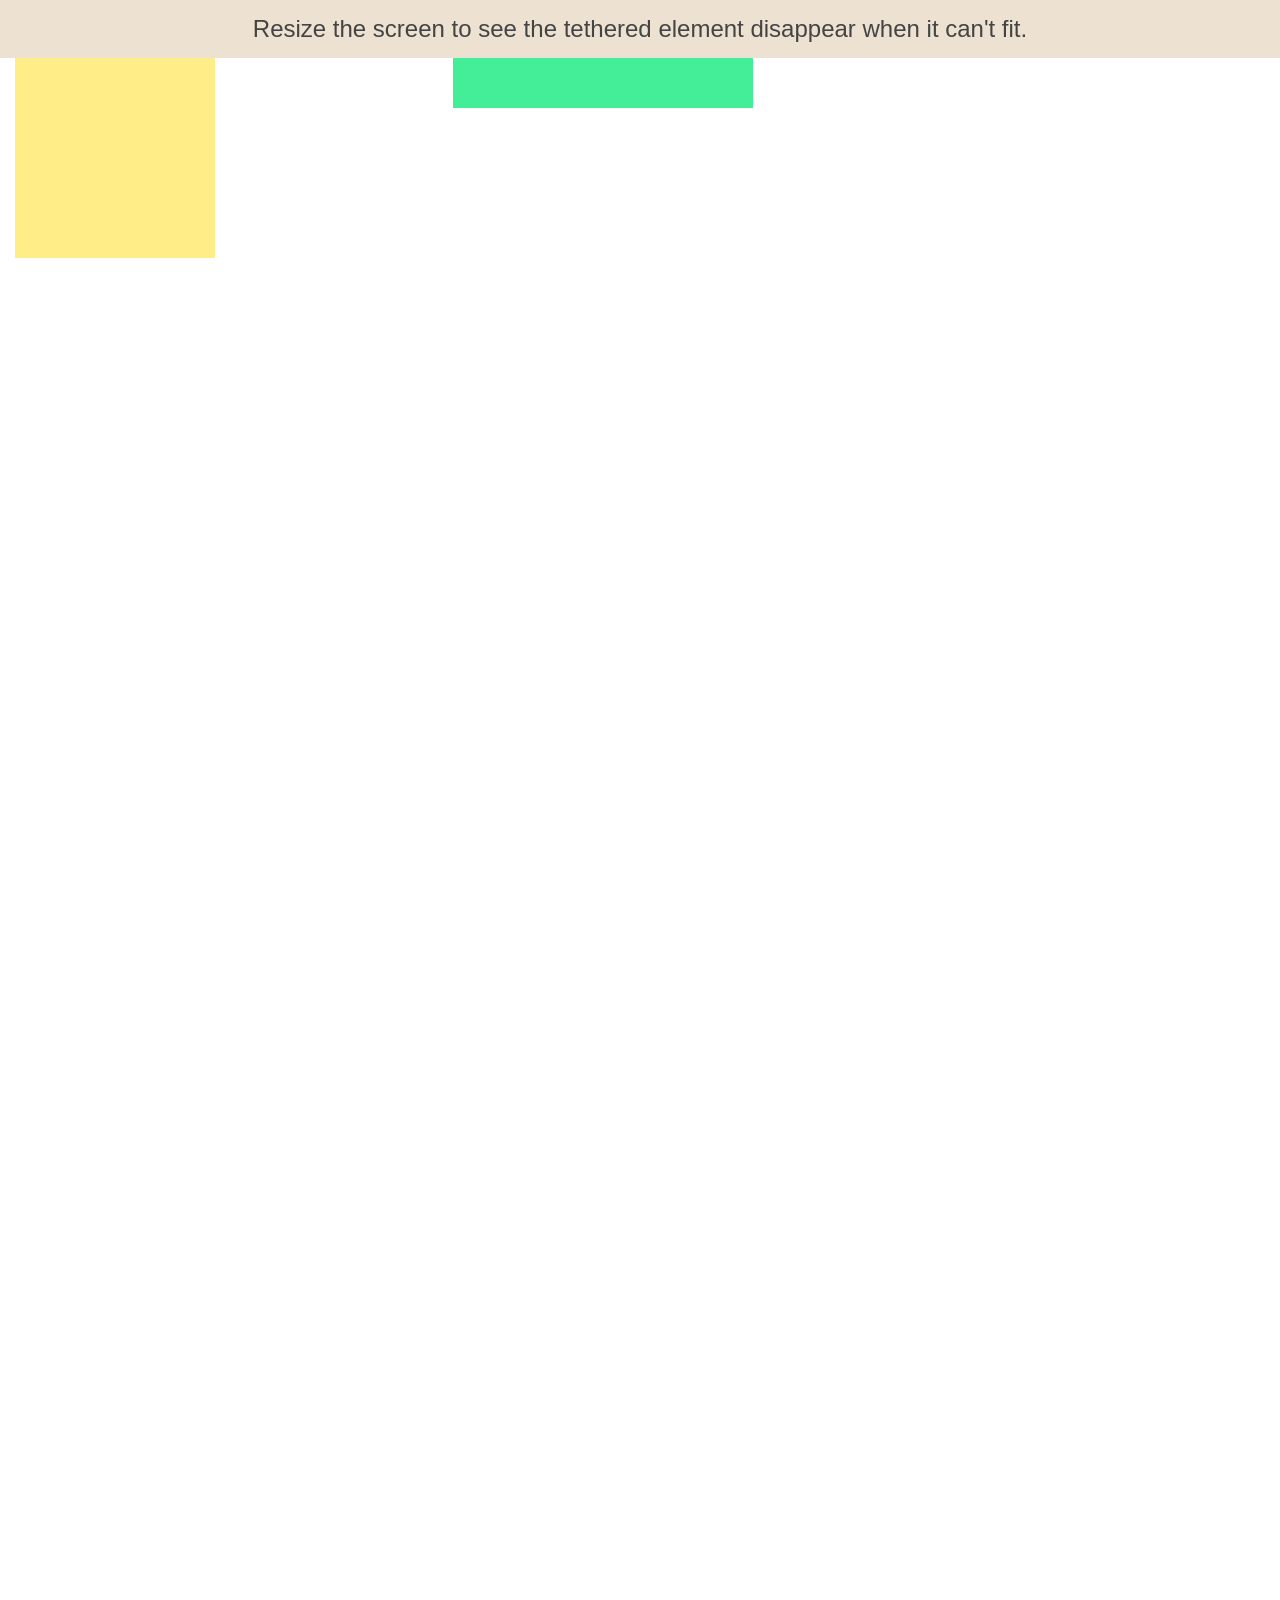
<file: node_modules/tether/examples/out-of-bounds/index.html>
<!DOCTYPE html>
<html>
    <head>
        <meta charset="utf-8">
        <meta http-equiv="X-UA-Compatible" content="chrome=1">
        <meta name="viewport" content="width=device-width, initial-scale=1, user-scalable=no">
        <link rel="stylesheet" href="../resources/css/base.css" />
        <link rel="stylesheet" href="../common/css/style.css" />
        <style>
            .tether-element.tether-out-of-bounds {
                display: none;
            }
        </style>
    </head>
    <body>
        <div class="instructions">Resize the screen to see the tethered element disappear when it can't fit.</div>

        <div class="element"></div>
        <div class="target"></div>

        <script src="//github.hubspot.com/tether/dist/js/tether.js"></script>
        <script>
            var tether = new Tether({
                element: '.element',
                target: '.target',
                attachment: 'top left',
                targetAttachment: 'top right',
                constraints: [{
                    to: 'window',
                    attachment: 'together'
                }]
            });
            tether.on('update', function(event) {
                console.log(event);
            });
        </script>
    </body>
</html>
</file>
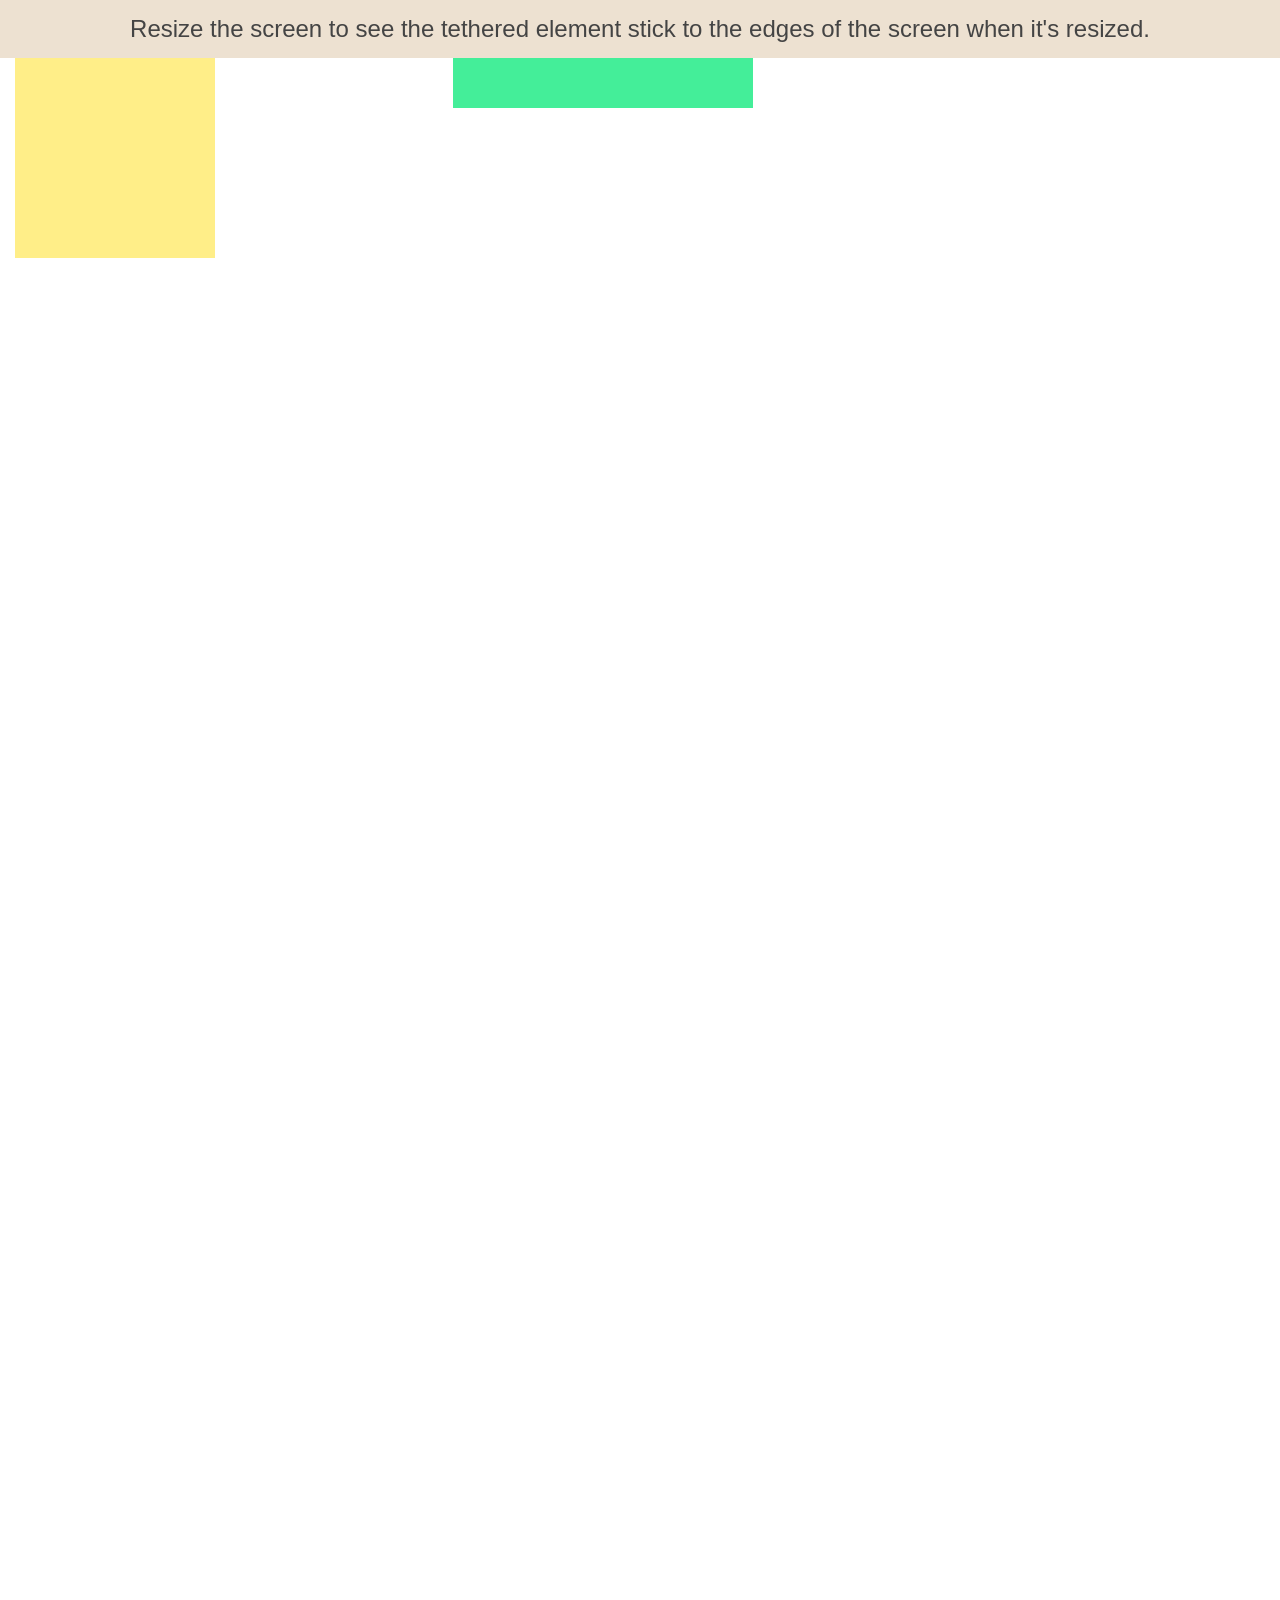
<file: node_modules/tether/examples/pin/index.html>
<!DOCTYPE html>
<html>
    <head>
        <meta charset="utf-8">
        <meta http-equiv="X-UA-Compatible" content="chrome=1">
        <meta name="viewport" content="width=device-width, initial-scale=1, user-scalable=no">
        <link rel="stylesheet" href="../resources/css/base.css" />
        <link rel="stylesheet" href="../common/css/style.css" />
    </head>
    <body>
        <div class="instructions">Resize the screen to see the tethered element stick to the edges of the screen when it's resized.</div>

        <div class="element"></div>
        <div class="target"></div>

        <script src="//github.hubspot.com/tether/dist/js/tether.js"></script>
        <script>
            new Tether({
                element: '.element',
                target: '.target',
                attachment: 'top left',
                targetAttachment: 'top right',
                constraints: [{
                    to: 'window',
                    pin: true
                }]
            });
        </script>
    </body>
</html>
</file>
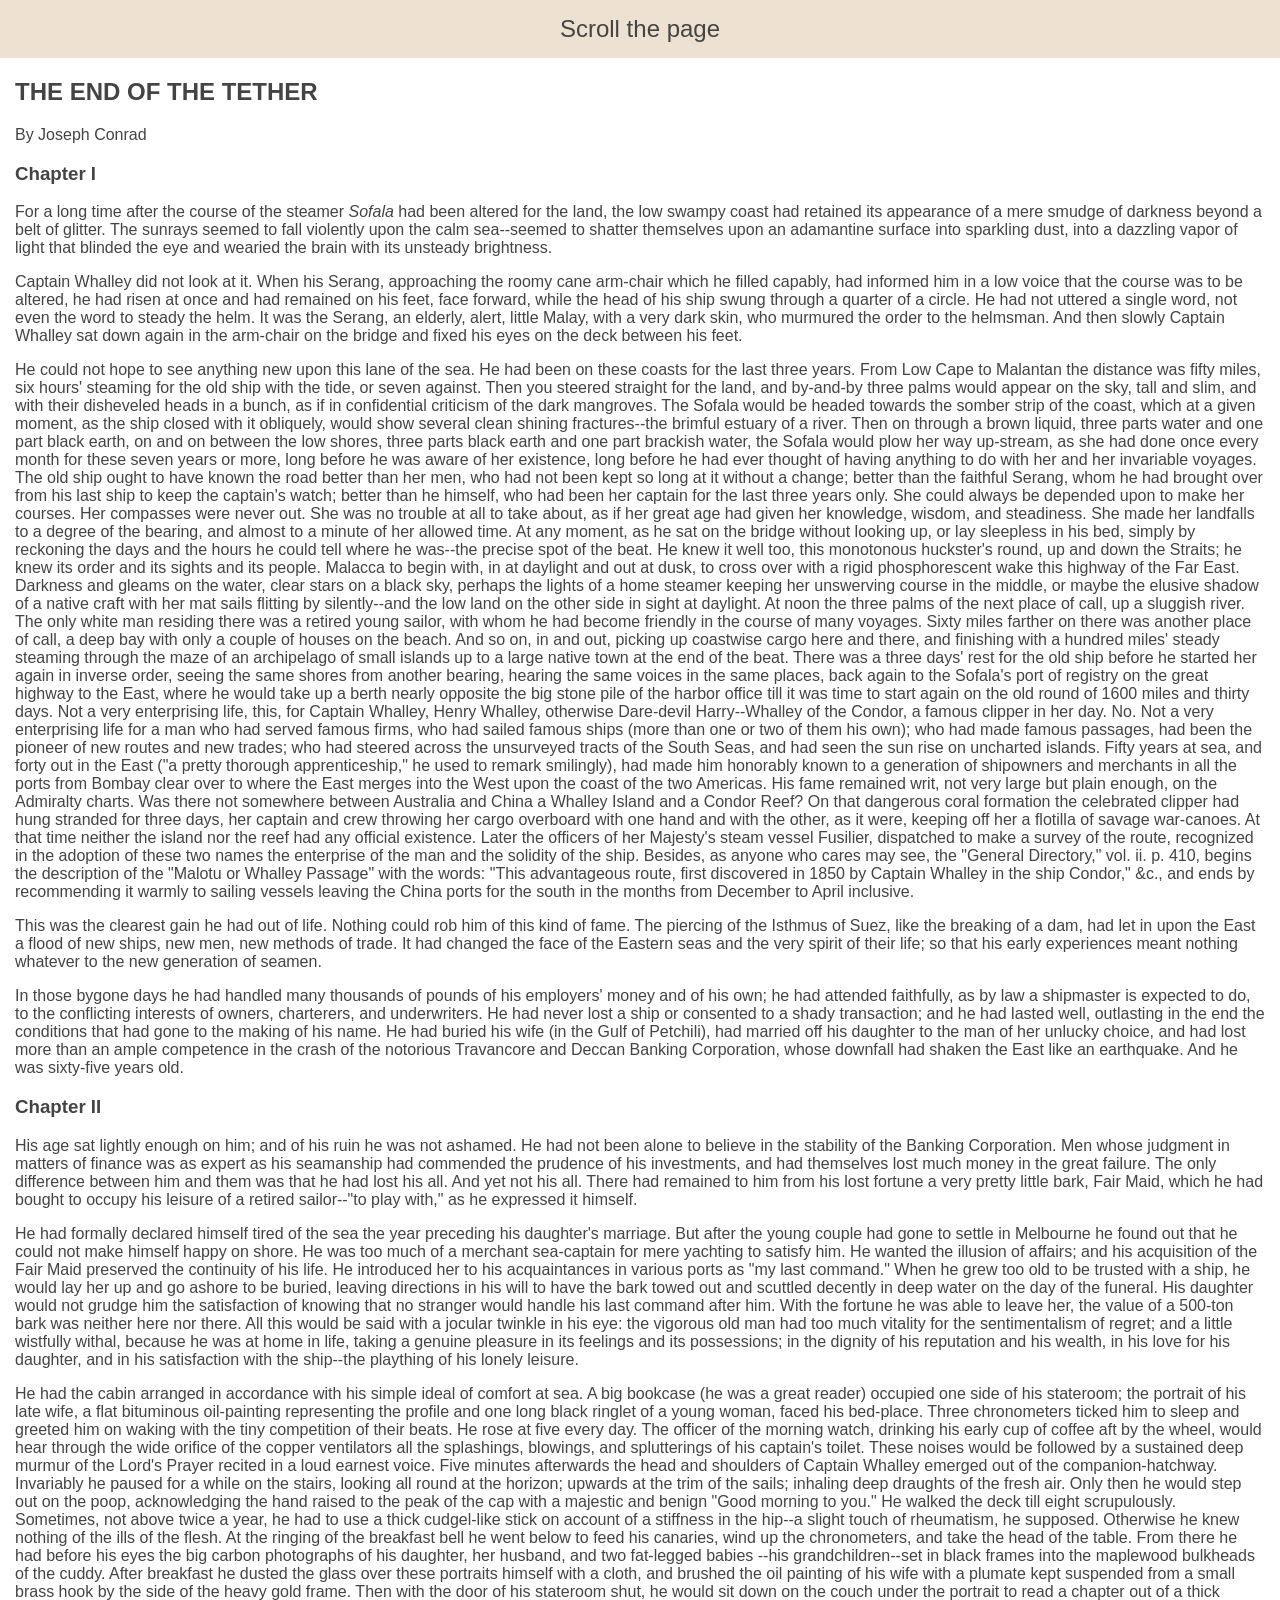
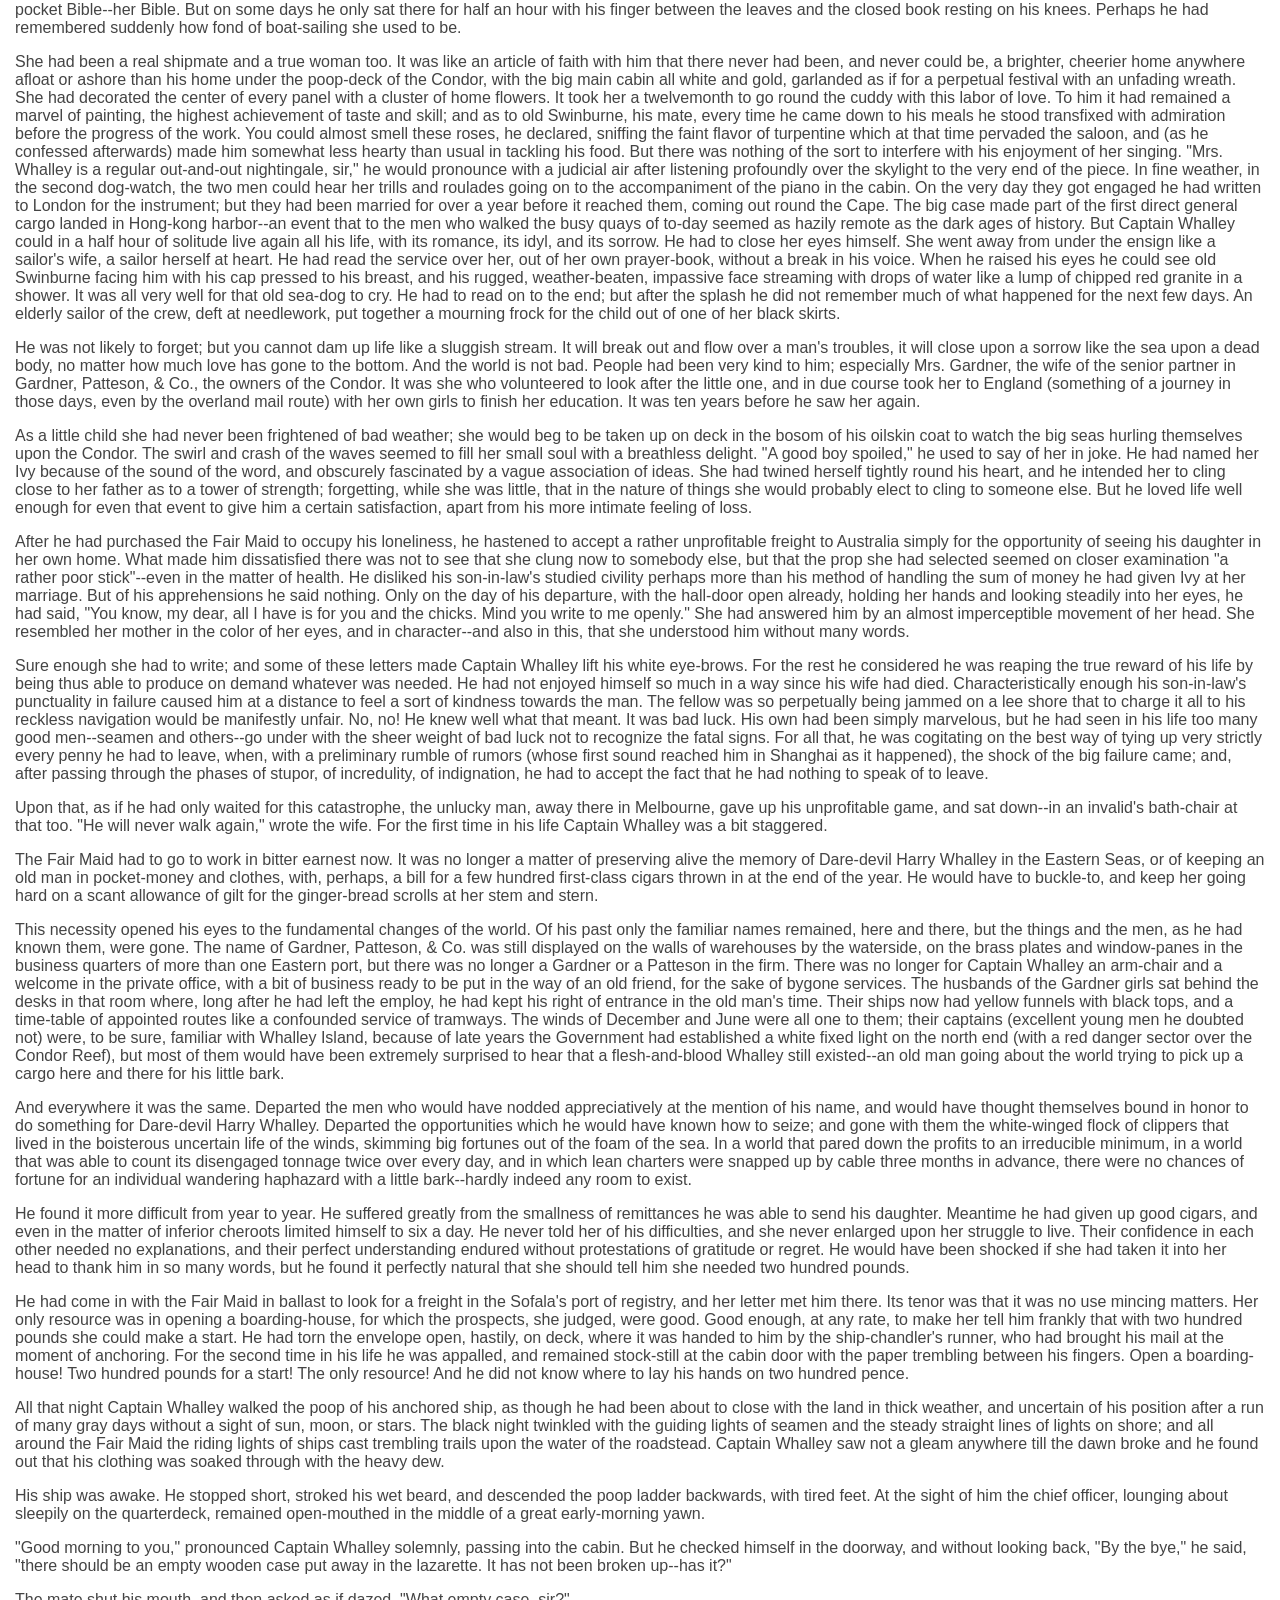
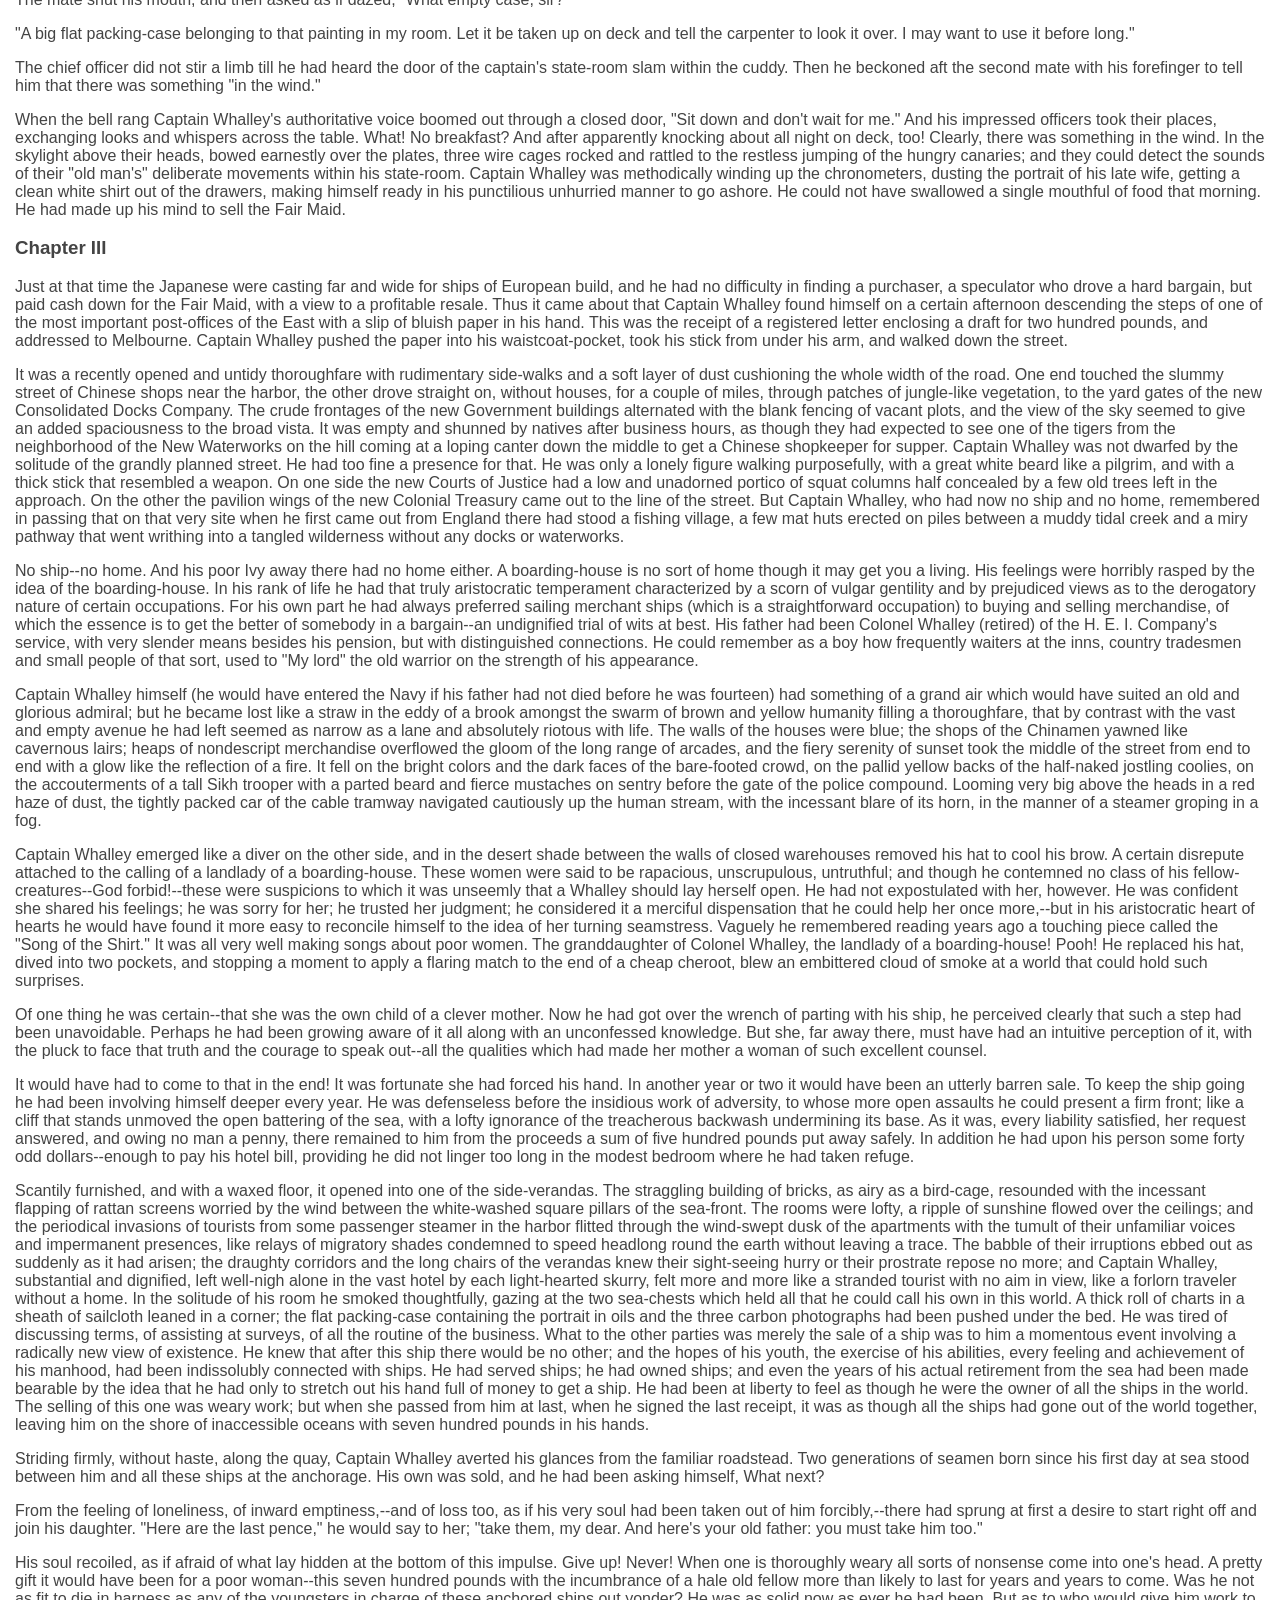
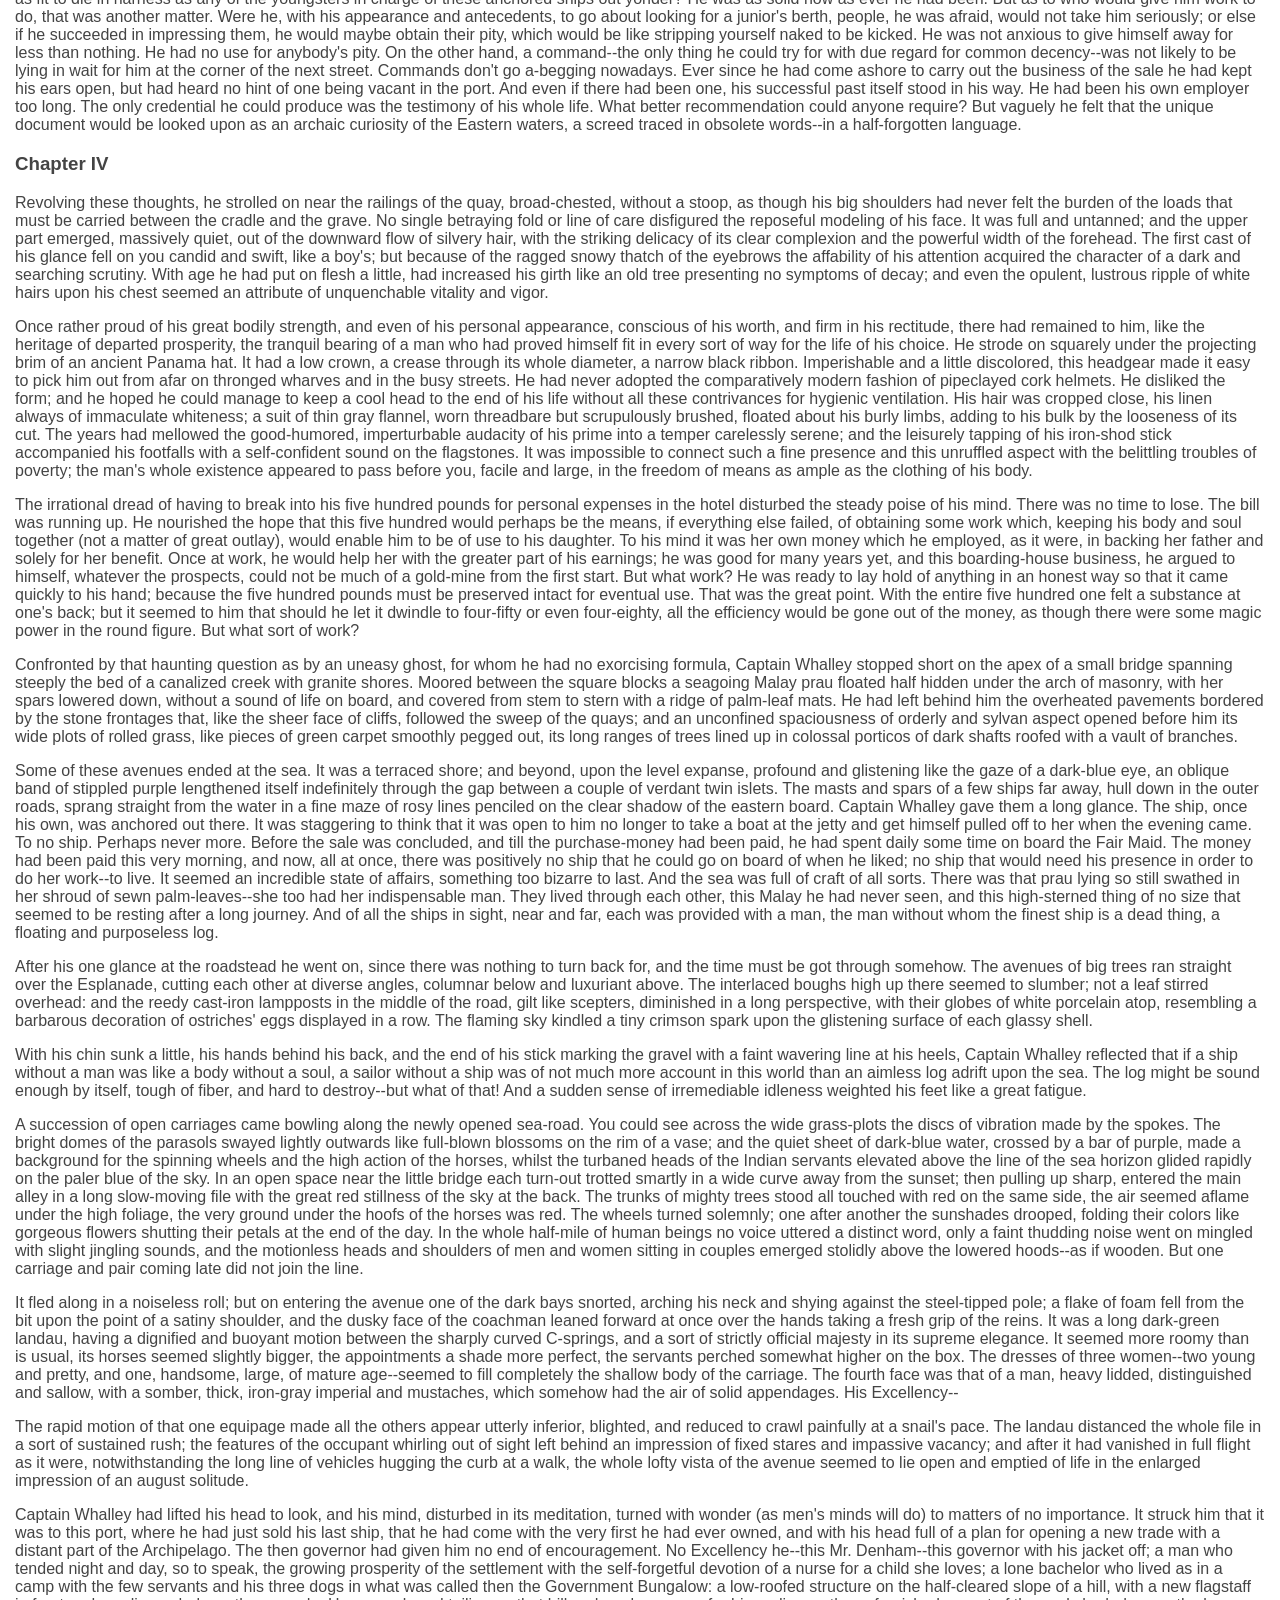
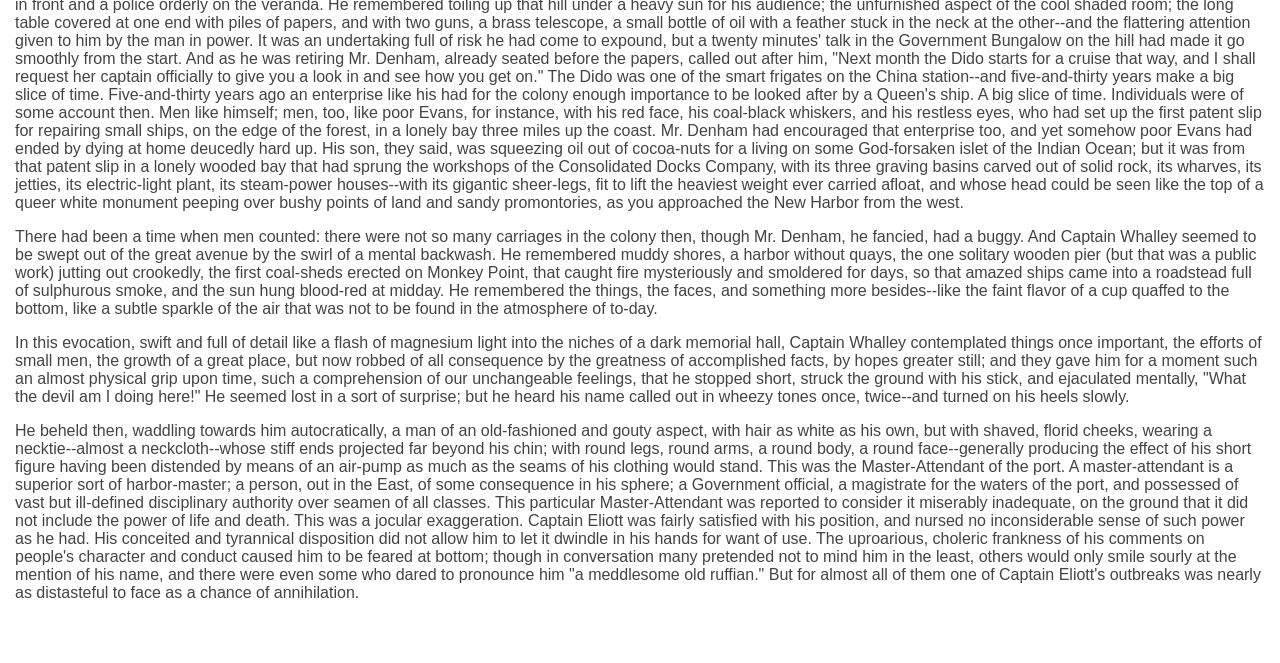
<file: node_modules/tether/examples/scroll/index.html>
<!DOCTYPE html>
<html>
    <head>
        <link rel="stylesheet" href="../resources/css/base.css" />
        <link rel="stylesheet" href="../common/css/style.css" />
    </head>
    <body>

    <div class="instructions">Scroll the page</div>

    <h2>THE END OF THE TETHER</h2>

    <p>By Joseph Conrad</p>

    <h3>Chapter I</h3>

    <p>For a long time after the course of the steamer <em>Sofala</em> had been
    altered for the land, the low swampy coast had retained its appearance
    of a mere smudge of darkness beyond a belt of glitter. The sunrays
    seemed to fall violently upon the calm sea--seemed to shatter themselves
    upon an adamantine surface into sparkling dust, into a dazzling vapor
    of light that blinded the eye and wearied the brain with its unsteady
    brightness.</p>

    <p>Captain Whalley did not look at it. When his Serang, approaching the
    roomy cane arm-chair which he filled capably, had informed him in a low
    voice that the course was to be altered, he had risen at once and had
    remained on his feet, face forward, while the head of his ship swung
    through a quarter of a circle. He had not uttered a single word, not
    even the word to steady the helm. It was the Serang, an elderly, alert,
    little Malay, with a very dark skin, who murmured the order to the
    helmsman. And then slowly Captain Whalley sat down again in the
    arm-chair on the bridge and fixed his eyes on the deck between his feet.</p>

    <p>He could not hope to see anything new upon this lane of the sea. He had
    been on these coasts for the last three years. From Low Cape to Malantan
    the distance was fifty miles, six hours' steaming for the old ship with
    the tide, or seven against. Then you steered straight for the land, and
    by-and-by three palms would appear on the sky, tall and slim, and with
    their disheveled heads in a bunch, as if in confidential criticism of
    the dark mangroves. The Sofala would be headed towards the somber
    strip of the coast, which at a given moment, as the ship closed with
    it obliquely, would show several clean shining fractures--the brimful
    estuary of a river. Then on through a brown liquid, three parts water
    and one part black earth, on and on between the low shores, three parts
    black earth and one part brackish water, the Sofala would plow her way
    up-stream, as she had done once every month for these seven years or
    more, long before he was aware of her existence, long before he had ever
    thought of having anything to do with her and her invariable voyages.
    The old ship ought to have known the road better than her men, who had
    not been kept so long at it without a change; better than the faithful
    Serang, whom he had brought over from his last ship to keep the
    captain's watch; better than he himself, who had been her captain for
    the last three years only. She could always be depended upon to make her
    courses. Her compasses were never out. She was no trouble at all to
    take about, as if her great age had given her knowledge, wisdom, and
    steadiness. She made her landfalls to a degree of the bearing, and
    almost to a minute of her allowed time. At any moment, as he sat on
    the bridge without looking up, or lay sleepless in his bed, simply by
    reckoning the days and the hours he could tell where he was--the precise
    spot of the beat. He knew it well too, this monotonous huckster's
    round, up and down the Straits; he knew its order and its sights and its
    people. Malacca to begin with, in at daylight and out at dusk, to cross
    over with a rigid phosphorescent wake this highway of the Far East.
    Darkness and gleams on the water, clear stars on a black sky, perhaps
    the lights of a home steamer keeping her unswerving course in the
    middle, or maybe the elusive shadow of a native craft with her mat sails
    flitting by silently--and the low land on the other side in sight
    at daylight. At noon the three palms of the next place of call, up a
    sluggish river. The only white man residing there was a retired young
    sailor, with whom he had become friendly in the course of many voyages.
    Sixty miles farther on there was another place of call, a deep bay with
    only a couple of houses on the beach. And so on, in and out, picking
    up coastwise cargo here and there, and finishing with a hundred miles'
    steady steaming through the maze of an archipelago of small islands up
    to a large native town at the end of the beat. There was a three days'
    rest for the old ship before he started her again in inverse order,
    seeing the same shores from another bearing, hearing the same voices
    in the same places, back again to the Sofala's port of registry on
    the great highway to the East, where he would take up a berth nearly
    opposite the big stone pile of the harbor office till it was time to
    start again on the old round of 1600 miles and thirty days. Not a very
    enterprising life, this, for Captain Whalley, Henry Whalley, otherwise
    Dare-devil Harry--Whalley of the Condor, a famous clipper in her day.
    No. Not a very enterprising life for a man who had served famous firms,
    who had sailed famous ships (more than one or two of them his own); who
    had made famous passages, had been the pioneer of new routes and new
    trades; who had steered across the unsurveyed tracts of the South Seas,
    and had seen the sun rise on uncharted islands. Fifty years at sea, and
    forty out in the East ("a pretty thorough apprenticeship," he used
    to remark smilingly), had made him honorably known to a generation of
    shipowners and merchants in all the ports from Bombay clear over to
    where the East merges into the West upon the coast of the two Americas.
    His fame remained writ, not very large but plain enough, on the
    Admiralty charts. Was there not somewhere between Australia and China a
    Whalley Island and a Condor Reef? On that dangerous coral formation the
    celebrated clipper had hung stranded for three days, her captain and
    crew throwing her cargo overboard with one hand and with the other, as
    it were, keeping off her a flotilla of savage war-canoes. At that time
    neither the island nor the reef had any official existence. Later the
    officers of her Majesty's steam vessel Fusilier, dispatched to make a
    survey of the route, recognized in the adoption of these two names the
    enterprise of the man and the solidity of the ship. Besides, as anyone
    who cares may see, the "General Directory," vol. ii. p. 410, begins the
    description of the "Malotu or Whalley Passage" with the words: "This
    advantageous route, first discovered in 1850 by Captain Whalley in the
    ship Condor," &amp;c., and ends by recommending it warmly to sailing vessels
    leaving the China ports for the south in the months from December to
    April inclusive.</p>

    <p>This was the clearest gain he had out of life. Nothing could rob him
    of this kind of fame. The piercing of the Isthmus of Suez, like the
    breaking of a dam, had let in upon the East a flood of new ships, new
    men, new methods of trade. It had changed the face of the Eastern seas
    and the very spirit of their life; so that his early experiences meant
    nothing whatever to the new generation of seamen.</p>

    <p>In those bygone days he had handled many thousands of pounds of his
    employers' money and of his own; he had attended faithfully, as by law
    a shipmaster is expected to do, to the conflicting interests of owners,
    charterers, and underwriters. He had never lost a ship or consented to
    a shady transaction; and he had lasted well, outlasting in the end the
    conditions that had gone to the making of his name. He had buried his
    wife (in the Gulf of Petchili), had married off his daughter to the man
    of her unlucky choice, and had lost more than an ample competence in the
    crash of the notorious Travancore and Deccan Banking Corporation, whose
    downfall had shaken the East like an earthquake. And he was sixty-five
    years old.</p>

    <h3>Chapter II</h3>

    <p>His age sat lightly enough on him; and of his ruin he was not ashamed.
    He had not been alone to believe in the stability of the Banking
    Corporation. Men whose judgment in matters of finance was as expert as
    his seamanship had commended the prudence of his investments, and had
    themselves lost much money in the great failure. The only difference
    between him and them was that he had lost his all. And yet not his all.
    There had remained to him from his lost fortune a very pretty little
    bark, Fair Maid, which he had bought to occupy his leisure of a retired
    sailor--"to play with," as he expressed it himself.</p>

    <p>He had formally declared himself tired of the sea the year preceding his
    daughter's marriage. But after the young couple had gone to settle in
    Melbourne he found out that he could not make himself happy on shore. He
    was too much of a merchant sea-captain for mere yachting to satisfy him.
    He wanted the illusion of affairs; and his acquisition of the Fair
    Maid preserved the continuity of his life. He introduced her to his
    acquaintances in various ports as "my last command." When he grew too
    old to be trusted with a ship, he would lay her up and go ashore to be
    buried, leaving directions in his will to have the bark towed out and
    scuttled decently in deep water on the day of the funeral. His daughter
    would not grudge him the satisfaction of knowing that no stranger would
    handle his last command after him. With the fortune he was able to leave
    her, the value of a 500-ton bark was neither here nor there. All this
    would be said with a jocular twinkle in his eye: the vigorous old man
    had too much vitality for the sentimentalism of regret; and a little
    wistfully withal, because he was at home in life, taking a genuine
    pleasure in its feelings and its possessions; in the dignity of his
    reputation and his wealth, in his love for his daughter, and in his
    satisfaction with the ship--the plaything of his lonely leisure.</p>

    <p>He had the cabin arranged in accordance with his simple ideal of comfort
    at sea. A big bookcase (he was a great reader) occupied one side of his
    stateroom; the portrait of his late wife, a flat bituminous oil-painting
    representing the profile and one long black ringlet of a young woman,
    faced his bed-place. Three chronometers ticked him to sleep and greeted
    him on waking with the tiny competition of their beats. He rose at five
    every day. The officer of the morning watch, drinking his early cup
    of coffee aft by the wheel, would hear through the wide orifice of the
    copper ventilators all the splashings, blowings, and splutterings of
    his captain's toilet. These noises would be followed by a sustained
    deep murmur of the Lord's Prayer recited in a loud earnest voice. Five
    minutes afterwards the head and shoulders of Captain Whalley emerged
    out of the companion-hatchway. Invariably he paused for a while on the
    stairs, looking all round at the horizon; upwards at the trim of the
    sails; inhaling deep draughts of the fresh air. Only then he would step
    out on the poop, acknowledging the hand raised to the peak of the cap
    with a majestic and benign "Good morning to you." He walked the deck
    till eight scrupulously. Sometimes, not above twice a year, he had to
    use a thick cudgel-like stick on account of a stiffness in the hip--a
    slight touch of rheumatism, he supposed. Otherwise he knew nothing of
    the ills of the flesh. At the ringing of the breakfast bell he went
    below to feed his canaries, wind up the chronometers, and take the
    head of the table. From there he had before his eyes the big carbon
    photographs of his daughter, her husband, and two fat-legged babies
    --his grandchildren--set in black frames into the maplewood bulkheads
    of the cuddy. After breakfast he dusted the glass over these portraits
    himself with a cloth, and brushed the oil painting of his wife with a
    plumate kept suspended from a small brass hook by the side of the heavy
    gold frame. Then with the door of his stateroom shut, he would sit down
    on the couch under the portrait to read a chapter out of a thick pocket
    Bible--her Bible. But on some days he only sat there for half an hour
    with his finger between the leaves and the closed book resting on his
    knees. Perhaps he had remembered suddenly how fond of boat-sailing she
    used to be.</p>

    <p>She had been a real shipmate and a true woman too. It was like an
    article of faith with him that there never had been, and never could be,
    a brighter, cheerier home anywhere afloat or ashore than his home under
    the poop-deck of the Condor, with the big main cabin all white and gold,
    garlanded as if for a perpetual festival with an unfading wreath. She
    had decorated the center of every panel with a cluster of home flowers.
    It took her a twelvemonth to go round the cuddy with this labor of love.
    To him it had remained a marvel of painting, the highest achievement of
    taste and skill; and as to old Swinburne, his mate, every time he
    came down to his meals he stood transfixed with admiration before the
    progress of the work. You could almost smell these roses, he declared,
    sniffing the faint flavor of turpentine which at that time pervaded the
    saloon, and (as he confessed afterwards) made him somewhat less hearty
    than usual in tackling his food. But there was nothing of the sort to
    interfere with his enjoyment of her singing. "Mrs. Whalley is a regular
    out-and-out nightingale, sir," he would pronounce with a judicial air
    after listening profoundly over the skylight to the very end of the
    piece. In fine weather, in the second dog-watch, the two men could hear
    her trills and roulades going on to the accompaniment of the piano in
    the cabin. On the very day they got engaged he had written to London
    for the instrument; but they had been married for over a year before it
    reached them, coming out round the Cape. The big case made part of the
    first direct general cargo landed in Hong-kong harbor--an event that to
    the men who walked the busy quays of to-day seemed as hazily remote as
    the dark ages of history. But Captain Whalley could in a half hour of
    solitude live again all his life, with its romance, its idyl, and its
    sorrow. He had to close her eyes himself. She went away from under the
    ensign like a sailor's wife, a sailor herself at heart. He had read
    the service over her, out of her own prayer-book, without a break in his
    voice. When he raised his eyes he could see old Swinburne facing him
    with his cap pressed to his breast, and his rugged, weather-beaten,
    impassive face streaming with drops of water like a lump of chipped red
    granite in a shower. It was all very well for that old sea-dog to cry.
    He had to read on to the end; but after the splash he did not remember
    much of what happened for the next few days. An elderly sailor of the
    crew, deft at needlework, put together a mourning frock for the child
    out of one of her black skirts.</p>

    <p>He was not likely to forget; but you cannot dam up life like a sluggish
    stream. It will break out and flow over a man's troubles, it will close
    upon a sorrow like the sea upon a dead body, no matter how much love has
    gone to the bottom. And the world is not bad. People had been very
    kind to him; especially Mrs. Gardner, the wife of the senior partner
    in Gardner, Patteson, &amp; Co., the owners of the Condor. It was she who
    volunteered to look after the little one, and in due course took her to
    England (something of a journey in those days, even by the overland
    mail route) with her own girls to finish her education. It was ten years
    before he saw her again.</p>

    <p>As a little child she had never been frightened of bad weather; she
    would beg to be taken up on deck in the bosom of his oilskin coat to
    watch the big seas hurling themselves upon the Condor. The swirl and
    crash of the waves seemed to fill her small soul with a breathless
    delight. "A good boy spoiled," he used to say of her in joke. He had
    named her Ivy because of the sound of the word, and obscurely fascinated
    by a vague association of ideas. She had twined herself tightly round
    his heart, and he intended her to cling close to her father as to a
    tower of strength; forgetting, while she was little, that in the nature
    of things she would probably elect to cling to someone else. But
    he loved life well enough for even that event to give him a certain
    satisfaction, apart from his more intimate feeling of loss.</p>

    <p>After he had purchased the Fair Maid to occupy his loneliness, he
    hastened to accept a rather unprofitable freight to Australia simply for
    the opportunity of seeing his daughter in her own home. What made him
    dissatisfied there was not to see that she clung now to somebody else,
    but that the prop she had selected seemed on closer examination "a
    rather poor stick"--even in the matter of health. He disliked his
    son-in-law's studied civility perhaps more than his method of
    handling the sum of money he had given Ivy at her marriage. But of his
    apprehensions he said nothing. Only on the day of his departure, with
    the hall-door open already, holding her hands and looking steadily into
    her eyes, he had said, "You know, my dear, all I have is for you and the
    chicks. Mind you write to me openly." She had answered him by an almost
    imperceptible movement of her head. She resembled her mother in
    the color of her eyes, and in character--and also in this, that she
    understood him without many words.</p>

    <p>Sure enough she had to write; and some of these letters made Captain
    Whalley lift his white eye-brows. For the rest he considered he was
    reaping the true reward of his life by being thus able to produce on
    demand whatever was needed. He had not enjoyed himself so much in a
    way since his wife had died. Characteristically enough his son-in-law's
    punctuality in failure caused him at a distance to feel a sort of
    kindness towards the man. The fellow was so perpetually being jammed on
    a lee shore that to charge it all to his reckless navigation would be
    manifestly unfair. No, no! He knew well what that meant. It was bad
    luck. His own had been simply marvelous, but he had seen in his life too
    many good men--seamen and others--go under with the sheer weight of bad
    luck not to recognize the fatal signs. For all that, he was cogitating
    on the best way of tying up very strictly every penny he had to leave,
    when, with a preliminary rumble of rumors (whose first sound reached
    him in Shanghai as it happened), the shock of the big failure came;
    and, after passing through the phases of stupor, of incredulity, of
    indignation, he had to accept the fact that he had nothing to speak of
    to leave.</p>

    <p>Upon that, as if he had only waited for this catastrophe, the unlucky
    man, away there in Melbourne, gave up his unprofitable game, and sat
    down--in an invalid's bath-chair at that too. "He will never walk
    again," wrote the wife. For the first time in his life Captain Whalley
    was a bit staggered.</p>

    <p>The Fair Maid had to go to work in bitter earnest now. It was no longer
    a matter of preserving alive the memory of Dare-devil Harry Whalley in
    the Eastern Seas, or of keeping an old man in pocket-money and clothes,
    with, perhaps, a bill for a few hundred first-class cigars thrown in at
    the end of the year. He would have to buckle-to, and keep her going hard
    on a scant allowance of gilt for the ginger-bread scrolls at her stem
    and stern.</p>

    <p>This necessity opened his eyes to the fundamental changes of the world.
    Of his past only the familiar names remained, here and there, but
    the things and the men, as he had known them, were gone. The name of
    Gardner, Patteson, &amp; Co. was still displayed on the walls of warehouses
    by the waterside, on the brass plates and window-panes in the business
    quarters of more than one Eastern port, but there was no longer a
    Gardner or a Patteson in the firm. There was no longer for Captain
    Whalley an arm-chair and a welcome in the private office, with a bit of
    business ready to be put in the way of an old friend, for the sake of
    bygone services. The husbands of the Gardner girls sat behind the desks
    in that room where, long after he had left the employ, he had kept his
    right of entrance in the old man's time. Their ships now had yellow
    funnels with black tops, and a time-table of appointed routes like a
    confounded service of tramways. The winds of December and June were all
    one to them; their captains (excellent young men he doubted not) were,
    to be sure, familiar with Whalley Island, because of late years the
    Government had established a white fixed light on the north end (with
    a red danger sector over the Condor Reef), but most of them would have
    been extremely surprised to hear that a flesh-and-blood Whalley still
    existed--an old man going about the world trying to pick up a cargo here
    and there for his little bark.</p>

    <p>And everywhere it was the same. Departed the men who would have nodded
    appreciatively at the mention of his name, and would have thought
    themselves bound in honor to do something for Dare-devil Harry Whalley.
    Departed the opportunities which he would have known how to seize; and
    gone with them the white-winged flock of clippers that lived in the
    boisterous uncertain life of the winds, skimming big fortunes out of
    the foam of the sea. In a world that pared down the profits to an
    irreducible minimum, in a world that was able to count its disengaged
    tonnage twice over every day, and in which lean charters were snapped up
    by cable three months in advance, there were no chances of fortune for
    an individual wandering haphazard with a little bark--hardly indeed any
    room to exist.</p>

    <p>He found it more difficult from year to year. He suffered greatly from
    the smallness of remittances he was able to send his daughter. Meantime
    he had given up good cigars, and even in the matter of inferior cheroots
    limited himself to six a day. He never told her of his difficulties, and
    she never enlarged upon her struggle to live. Their confidence in each
    other needed no explanations, and their perfect understanding endured
    without protestations of gratitude or regret. He would have been shocked
    if she had taken it into her head to thank him in so many words, but
    he found it perfectly natural that she should tell him she needed two
    hundred pounds.</p>

    <p>He had come in with the Fair Maid in ballast to look for a freight in
    the Sofala's port of registry, and her letter met him there. Its tenor
    was that it was no use mincing matters. Her only resource was in opening
    a boarding-house, for which the prospects, she judged, were good. Good
    enough, at any rate, to make her tell him frankly that with two hundred
    pounds she could make a start. He had torn the envelope open, hastily,
    on deck, where it was handed to him by the ship-chandler's runner, who
    had brought his mail at the moment of anchoring. For the second time
    in his life he was appalled, and remained stock-still at the cabin door
    with the paper trembling between his fingers. Open a boarding-house! Two
    hundred pounds for a start! The only resource! And he did not know where
    to lay his hands on two hundred pence.</p>

    <p>All that night Captain Whalley walked the poop of his anchored ship, as
    though he had been about to close with the land in thick weather, and
    uncertain of his position after a run of many gray days without a sight
    of sun, moon, or stars. The black night twinkled with the guiding lights
    of seamen and the steady straight lines of lights on shore; and all
    around the Fair Maid the riding lights of ships cast trembling trails
    upon the water of the roadstead. Captain Whalley saw not a gleam
    anywhere till the dawn broke and he found out that his clothing was
    soaked through with the heavy dew.</p>

    <p>His ship was awake. He stopped short, stroked his wet beard, and
    descended the poop ladder backwards, with tired feet. At the sight
    of him the chief officer, lounging about sleepily on the quarterdeck,
    remained open-mouthed in the middle of a great early-morning yawn.</p>

    <p>"Good morning to you," pronounced Captain Whalley solemnly, passing into
    the cabin. But he checked himself in the doorway, and without looking
    back, "By the bye," he said, "there should be an empty wooden case put
    away in the lazarette. It has not been broken up--has it?"</p>

    <p>The mate shut his mouth, and then asked as if dazed, "What empty case,
    sir?"</p>

    <p>"A big flat packing-case belonging to that painting in my room. Let it
    be taken up on deck and tell the carpenter to look it over. I may want
    to use it before long."</p>

    <p>The chief officer did not stir a limb till he had heard the door of the
    captain's state-room slam within the cuddy. Then he beckoned aft the
    second mate with his forefinger to tell him that there was something "in
    the wind."</p>

    <p>When the bell rang Captain Whalley's authoritative voice boomed out
    through a closed door, "Sit down and don't wait for me." And his
    impressed officers took their places, exchanging looks and whispers
    across the table. What! No breakfast? And after apparently knocking
    about all night on deck, too! Clearly, there was something in the wind.
    In the skylight above their heads, bowed earnestly over the plates,
    three wire cages rocked and rattled to the restless jumping of the
    hungry canaries; and they could detect the sounds of their "old
    man's" deliberate movements within his state-room. Captain Whalley was
    methodically winding up the chronometers, dusting the portrait of
    his late wife, getting a clean white shirt out of the drawers, making
    himself ready in his punctilious unhurried manner to go ashore. He could
    not have swallowed a single mouthful of food that morning. He had made
    up his mind to sell the Fair Maid.</p>

    <h3>Chapter III</h3>

    <p>Just at that time the Japanese were casting far and wide for ships
    of European build, and he had no difficulty in finding a purchaser, a
    speculator who drove a hard bargain, but paid cash down for the Fair
    Maid, with a view to a profitable resale. Thus it came about that
    Captain Whalley found himself on a certain afternoon descending the
    steps of one of the most important post-offices of the East with a slip
    of bluish paper in his hand. This was the receipt of a registered letter
    enclosing a draft for two hundred pounds, and addressed to Melbourne.
    Captain Whalley pushed the paper into his waistcoat-pocket, took his
    stick from under his arm, and walked down the street.</p>

    <p>It was a recently opened and untidy thoroughfare with rudimentary
    side-walks and a soft layer of dust cushioning the whole width of
    the road. One end touched the slummy street of Chinese shops near the
    harbor, the other drove straight on, without houses, for a couple of
    miles, through patches of jungle-like vegetation, to the yard gates
    of the new Consolidated Docks Company. The crude frontages of the new
    Government buildings alternated with the blank fencing of vacant plots,
    and the view of the sky seemed to give an added spaciousness to the
    broad vista. It was empty and shunned by natives after business
    hours, as though they had expected to see one of the tigers from the
    neighborhood of the New Waterworks on the hill coming at a loping canter
    down the middle to get a Chinese shopkeeper for supper. Captain Whalley
    was not dwarfed by the solitude of the grandly planned street. He
    had too fine a presence for that. He was only a lonely figure walking
    purposefully, with a great white beard like a pilgrim, and with a thick
    stick that resembled a weapon. On one side the new Courts of Justice had
    a low and unadorned portico of squat columns half concealed by a few old
    trees left in the approach. On the other the pavilion wings of the
    new Colonial Treasury came out to the line of the street. But Captain
    Whalley, who had now no ship and no home, remembered in passing that
    on that very site when he first came out from England there had stood a
    fishing village, a few mat huts erected on piles between a muddy tidal
    creek and a miry pathway that went writhing into a tangled wilderness
    without any docks or waterworks.</p>

    <p>No ship--no home. And his poor Ivy away there had no home either. A
    boarding-house is no sort of home though it may get you a living. His
    feelings were horribly rasped by the idea of the boarding-house. In his
    rank of life he had that truly aristocratic temperament characterized by
    a scorn of vulgar gentility and by prejudiced views as to the derogatory
    nature of certain occupations. For his own part he had always preferred
    sailing merchant ships (which is a straightforward occupation) to buying
    and selling merchandise, of which the essence is to get the better of
    somebody in a bargain--an undignified trial of wits at best. His father
    had been Colonel Whalley (retired) of the H. E. I. Company's service,
    with very slender means besides his pension, but with distinguished
    connections. He could remember as a boy how frequently waiters at the
    inns, country tradesmen and small people of that sort, used to "My lord"
    the old warrior on the strength of his appearance.</p>

    <p>Captain Whalley himself (he would have entered the Navy if his father
    had not died before he was fourteen) had something of a grand air which
    would have suited an old and glorious admiral; but he became lost like
    a straw in the eddy of a brook amongst the swarm of brown and yellow
    humanity filling a thoroughfare, that by contrast with the vast and
    empty avenue he had left seemed as narrow as a lane and absolutely
    riotous with life. The walls of the houses were blue; the shops of the
    Chinamen yawned like cavernous lairs; heaps of nondescript merchandise
    overflowed the gloom of the long range of arcades, and the fiery
    serenity of sunset took the middle of the street from end to end with a
    glow like the reflection of a fire. It fell on the bright colors and the
    dark faces of the bare-footed crowd, on the pallid yellow backs of the
    half-naked jostling coolies, on the accouterments of a tall Sikh trooper
    with a parted beard and fierce mustaches on sentry before the gate of
    the police compound. Looming very big above the heads in a red haze of
    dust, the tightly packed car of the cable tramway navigated cautiously
    up the human stream, with the incessant blare of its horn, in the manner
    of a steamer groping in a fog.</p>

    <p>Captain Whalley emerged like a diver on the other side, and in the
    desert shade between the walls of closed warehouses removed his hat to
    cool his brow. A certain disrepute attached to the calling of a
    landlady of a boarding-house. These women were said to be rapacious,
    unscrupulous, untruthful; and though he contemned no class of his
    fellow-creatures--God forbid!--these were suspicions to which it was
    unseemly that a Whalley should lay herself open. He had not expostulated
    with her, however. He was confident she shared his feelings; he was
    sorry for her; he trusted her judgment; he considered it a merciful
    dispensation that he could help her once more,--but in his aristocratic
    heart of hearts he would have found it more easy to reconcile himself to
    the idea of her turning seamstress. Vaguely he remembered reading years
    ago a touching piece called the "Song of the Shirt." It was all very
    well making songs about poor women. The granddaughter of Colonel
    Whalley, the landlady of a boarding-house! Pooh! He replaced his hat,
    dived into two pockets, and stopping a moment to apply a flaring match
    to the end of a cheap cheroot, blew an embittered cloud of smoke at a
    world that could hold such surprises.</p>

    <p>Of one thing he was certain--that she was the own child of a clever
    mother. Now he had got over the wrench of parting with his ship, he
    perceived clearly that such a step had been unavoidable. Perhaps he had
    been growing aware of it all along with an unconfessed knowledge. But
    she, far away there, must have had an intuitive perception of it, with
    the pluck to face that truth and the courage to speak out--all the
    qualities which had made her mother a woman of such excellent counsel.</p>

    <p>It would have had to come to that in the end! It was fortunate she had
    forced his hand. In another year or two it would have been an utterly
    barren sale. To keep the ship going he had been involving himself deeper
    every year. He was defenseless before the insidious work of adversity,
    to whose more open assaults he could present a firm front; like a
    cliff that stands unmoved the open battering of the sea, with a lofty
    ignorance of the treacherous backwash undermining its base. As it was,
    every liability satisfied, her request answered, and owing no man a
    penny, there remained to him from the proceeds a sum of five hundred
    pounds put away safely. In addition he had upon his person some forty
    odd dollars--enough to pay his hotel bill, providing he did not linger
    too long in the modest bedroom where he had taken refuge.</p>

    <p>Scantily furnished, and with a waxed floor, it opened into one of
    the side-verandas. The straggling building of bricks, as airy as a
    bird-cage, resounded with the incessant flapping of rattan screens
    worried by the wind between the white-washed square pillars of the
    sea-front. The rooms were lofty, a ripple of sunshine flowed over the
    ceilings; and the periodical invasions of tourists from some passenger
    steamer in the harbor flitted through the wind-swept dusk of the
    apartments with the tumult of their unfamiliar voices and impermanent
    presences, like relays of migratory shades condemned to speed headlong
    round the earth without leaving a trace. The babble of their irruptions
    ebbed out as suddenly as it had arisen; the draughty corridors and
    the long chairs of the verandas knew their sight-seeing hurry or
    their prostrate repose no more; and Captain Whalley, substantial and
    dignified, left well-nigh alone in the vast hotel by each light-hearted
    skurry, felt more and more like a stranded tourist with no aim in view,
    like a forlorn traveler without a home. In the solitude of his room he
    smoked thoughtfully, gazing at the two sea-chests which held all that he
    could call his own in this world. A thick roll of charts in a sheath
    of sailcloth leaned in a corner; the flat packing-case containing the
    portrait in oils and the three carbon photographs had been pushed under
    the bed. He was tired of discussing terms, of assisting at surveys, of
    all the routine of the business. What to the other parties was merely
    the sale of a ship was to him a momentous event involving a radically
    new view of existence. He knew that after this ship there would be no
    other; and the hopes of his youth, the exercise of his abilities, every
    feeling and achievement of his manhood, had been indissolubly connected
    with ships. He had served ships; he had owned ships; and even the years
    of his actual retirement from the sea had been made bearable by the idea
    that he had only to stretch out his hand full of money to get a ship. He
    had been at liberty to feel as though he were the owner of all the
    ships in the world. The selling of this one was weary work; but when
    she passed from him at last, when he signed the last receipt, it was as
    though all the ships had gone out of the world together, leaving him on
    the shore of inaccessible oceans with seven hundred pounds in his hands.</p>

    <p>Striding firmly, without haste, along the quay, Captain Whalley averted
    his glances from the familiar roadstead. Two generations of seamen born
    since his first day at sea stood between him and all these ships at the
    anchorage. His own was sold, and he had been asking himself, What next?</p>

    <p>From the feeling of loneliness, of inward emptiness,--and of loss
    too, as if his very soul had been taken out of him forcibly,--there had
    sprung at first a desire to start right off and join his daughter.
    "Here are the last pence," he would say to her; "take them, my dear. And
    here's your old father: you must take him too."</p>

    <p>His soul recoiled, as if afraid of what lay hidden at the bottom of
    this impulse. Give up! Never! When one is thoroughly weary all sorts of
    nonsense come into one's head. A pretty gift it would have been for a
    poor woman--this seven hundred pounds with the incumbrance of a hale old
    fellow more than likely to last for years and years to come. Was he not
    as fit to die in harness as any of the youngsters in charge of these
    anchored ships out yonder? He was as solid now as ever he had been. But
    as to who would give him work to do, that was another matter. Were he,
    with his appearance and antecedents, to go about looking for a junior's
    berth, people, he was afraid, would not take him seriously; or else if
    he succeeded in impressing them, he would maybe obtain their pity, which
    would be like stripping yourself naked to be kicked. He was not anxious
    to give himself away for less than nothing. He had no use for anybody's
    pity. On the other hand, a command--the only thing he could try for with
    due regard for common decency--was not likely to be lying in wait
    for him at the corner of the next street. Commands don't go a-begging
    nowadays. Ever since he had come ashore to carry out the business of
    the sale he had kept his ears open, but had heard no hint of one being
    vacant in the port. And even if there had been one, his successful past
    itself stood in his way. He had been his own employer too long. The only
    credential he could produce was the testimony of his whole life. What
    better recommendation could anyone require? But vaguely he felt that
    the unique document would be looked upon as an archaic curiosity of the
    Eastern waters, a screed traced in obsolete words--in a half-forgotten
    language.</p>

    <h3>Chapter IV</h3>

    <p>Revolving these thoughts, he strolled on near the railings of the quay,
    broad-chested, without a stoop, as though his big shoulders had never
    felt the burden of the loads that must be carried between the cradle
    and the grave. No single betraying fold or line of care disfigured the
    reposeful modeling of his face. It was full and untanned; and the upper
    part emerged, massively quiet, out of the downward flow of silvery hair,
    with the striking delicacy of its clear complexion and the powerful
    width of the forehead. The first cast of his glance fell on you candid
    and swift, like a boy's; but because of the ragged snowy thatch of the
    eyebrows the affability of his attention acquired the character of a
    dark and searching scrutiny. With age he had put on flesh a little, had
    increased his girth like an old tree presenting no symptoms of decay;
    and even the opulent, lustrous ripple of white hairs upon his chest
    seemed an attribute of unquenchable vitality and vigor.</p>

    <p>Once rather proud of his great bodily strength, and even of his personal
    appearance, conscious of his worth, and firm in his rectitude, there had
    remained to him, like the heritage of departed prosperity, the tranquil
    bearing of a man who had proved himself fit in every sort of way for the
    life of his choice. He strode on squarely under the projecting brim of
    an ancient Panama hat. It had a low crown, a crease through its whole
    diameter, a narrow black ribbon. Imperishable and a little discolored,
    this headgear made it easy to pick him out from afar on thronged wharves
    and in the busy streets. He had never adopted the comparatively modern
    fashion of pipeclayed cork helmets. He disliked the form; and he hoped
    he could manage to keep a cool head to the end of his life without all
    these contrivances for hygienic ventilation. His hair was cropped close,
    his linen always of immaculate whiteness; a suit of thin gray flannel,
    worn threadbare but scrupulously brushed, floated about his burly limbs,
    adding to his bulk by the looseness of its cut. The years had mellowed
    the good-humored, imperturbable audacity of his prime into a temper
    carelessly serene; and the leisurely tapping of his iron-shod stick
    accompanied his footfalls with a self-confident sound on the flagstones.
    It was impossible to connect such a fine presence and this unruffled
    aspect with the belittling troubles of poverty; the man's whole
    existence appeared to pass before you, facile and large, in the freedom
    of means as ample as the clothing of his body.</p>

    <p>The irrational dread of having to break into his five hundred pounds for
    personal expenses in the hotel disturbed the steady poise of his mind.
    There was no time to lose. The bill was running up. He nourished the
    hope that this five hundred would perhaps be the means, if everything
    else failed, of obtaining some work which, keeping his body and soul
    together (not a matter of great outlay), would enable him to be of use
    to his daughter. To his mind it was her own money which he employed, as
    it were, in backing her father and solely for her benefit. Once at work,
    he would help her with the greater part of his earnings; he was good for
    many years yet, and this boarding-house business, he argued to himself,
    whatever the prospects, could not be much of a gold-mine from the first
    start. But what work? He was ready to lay hold of anything in an honest
    way so that it came quickly to his hand; because the five hundred pounds
    must be preserved intact for eventual use. That was the great point.
    With the entire five hundred one felt a substance at one's back; but
    it seemed to him that should he let it dwindle to four-fifty or even
    four-eighty, all the efficiency would be gone out of the money, as though
    there were some magic power in the round figure. But what sort of work?</p>

    <p>Confronted by that haunting question as by an uneasy ghost, for whom he
    had no exorcising formula, Captain Whalley stopped short on the apex
    of a small bridge spanning steeply the bed of a canalized creek with
    granite shores. Moored between the square blocks a seagoing Malay prau
    floated half hidden under the arch of masonry, with her spars lowered
    down, without a sound of life on board, and covered from stem to stern
    with a ridge of palm-leaf mats. He had left behind him the overheated
    pavements bordered by the stone frontages that, like the sheer face of
    cliffs, followed the sweep of the quays; and an unconfined spaciousness
    of orderly and sylvan aspect opened before him its wide plots of rolled
    grass, like pieces of green carpet smoothly pegged out, its long ranges
    of trees lined up in colossal porticos of dark shafts roofed with a
    vault of branches.</p>

    <p>Some of these avenues ended at the sea. It was a terraced shore; and
    beyond, upon the level expanse, profound and glistening like the gaze
    of a dark-blue eye, an oblique band of stippled purple lengthened itself
    indefinitely through the gap between a couple of verdant twin islets.
    The masts and spars of a few ships far away, hull down in the outer
    roads, sprang straight from the water in a fine maze of rosy lines
    penciled on the clear shadow of the eastern board. Captain Whalley gave
    them a long glance. The ship, once his own, was anchored out there. It
    was staggering to think that it was open to him no longer to take a boat
    at the jetty and get himself pulled off to her when the evening came. To
    no ship. Perhaps never more. Before the sale was concluded, and till the
    purchase-money had been paid, he had spent daily some time on board the
    Fair Maid. The money had been paid this very morning, and now, all at
    once, there was positively no ship that he could go on board of when he
    liked; no ship that would need his presence in order to do her work--to
    live. It seemed an incredible state of affairs, something too bizarre
    to last. And the sea was full of craft of all sorts. There was that prau
    lying so still swathed in her shroud of sewn palm-leaves--she too had
    her indispensable man. They lived through each other, this Malay he had
    never seen, and this high-sterned thing of no size that seemed to be
    resting after a long journey. And of all the ships in sight, near and
    far, each was provided with a man, the man without whom the finest ship
    is a dead thing, a floating and purposeless log.</p>

    <p>After his one glance at the roadstead he went on, since there was
    nothing to turn back for, and the time must be got through somehow. The
    avenues of big trees ran straight over the Esplanade, cutting each other
    at diverse angles, columnar below and luxuriant above. The interlaced
    boughs high up there seemed to slumber; not a leaf stirred overhead:
    and the reedy cast-iron lampposts in the middle of the road, gilt like
    scepters, diminished in a long perspective, with their globes of white
    porcelain atop, resembling a barbarous decoration of ostriches' eggs
    displayed in a row. The flaming sky kindled a tiny crimson spark upon
    the glistening surface of each glassy shell.</p>

    <p>With his chin sunk a little, his hands behind his back, and the end of
    his stick marking the gravel with a faint wavering line at his heels,
    Captain Whalley reflected that if a ship without a man was like a body
    without a soul, a sailor without a ship was of not much more account
    in this world than an aimless log adrift upon the sea. The log might be
    sound enough by itself, tough of fiber, and hard to destroy--but what of
    that! And a sudden sense of irremediable idleness weighted his feet like
    a great fatigue.</p>

    <p>A succession of open carriages came bowling along the newly opened
    sea-road. You could see across the wide grass-plots the discs of
    vibration made by the spokes. The bright domes of the parasols swayed
    lightly outwards like full-blown blossoms on the rim of a vase; and
    the quiet sheet of dark-blue water, crossed by a bar of purple, made a
    background for the spinning wheels and the high action of the horses,
    whilst the turbaned heads of the Indian servants elevated above the line
    of the sea horizon glided rapidly on the paler blue of the sky. In an
    open space near the little bridge each turn-out trotted smartly in a
    wide curve away from the sunset; then pulling up sharp, entered the main
    alley in a long slow-moving file with the great red stillness of the sky
    at the back. The trunks of mighty trees stood all touched with red on
    the same side, the air seemed aflame under the high foliage, the
    very ground under the hoofs of the horses was red. The wheels turned
    solemnly; one after another the sunshades drooped, folding their colors
    like gorgeous flowers shutting their petals at the end of the day. In
    the whole half-mile of human beings no voice uttered a distinct word,
    only a faint thudding noise went on mingled with slight jingling sounds,
    and the motionless heads and shoulders of men and women sitting in
    couples emerged stolidly above the lowered hoods--as if wooden. But one
    carriage and pair coming late did not join the line.</p>

    <p>It fled along in a noiseless roll; but on entering the avenue one of the
    dark bays snorted, arching his neck and shying against the steel-tipped
    pole; a flake of foam fell from the bit upon the point of a satiny
    shoulder, and the dusky face of the coachman leaned forward at once over
    the hands taking a fresh grip of the reins. It was a long dark-green
    landau, having a dignified and buoyant motion between the sharply
    curved C-springs, and a sort of strictly official majesty in its supreme
    elegance. It seemed more roomy than is usual, its horses seemed slightly
    bigger, the appointments a shade more perfect, the servants perched
    somewhat higher on the box. The dresses of three women--two young
    and pretty, and one, handsome, large, of mature age--seemed to fill
    completely the shallow body of the carriage. The fourth face was that
    of a man, heavy lidded, distinguished and sallow, with a somber, thick,
    iron-gray imperial and mustaches, which somehow had the air of solid
    appendages. His Excellency--</p>

    <p>The rapid motion of that one equipage made all the others appear utterly
    inferior, blighted, and reduced to crawl painfully at a snail's pace.
    The landau distanced the whole file in a sort of sustained rush; the
    features of the occupant whirling out of sight left behind an impression
    of fixed stares and impassive vacancy; and after it had vanished in full
    flight as it were, notwithstanding the long line of vehicles hugging the
    curb at a walk, the whole lofty vista of the avenue seemed to lie open
    and emptied of life in the enlarged impression of an august solitude.</p>

    <p>Captain Whalley had lifted his head to look, and his mind, disturbed in
    its meditation, turned with wonder (as men's minds will do) to matters
    of no importance. It struck him that it was to this port, where he had
    just sold his last ship, that he had come with the very first he had
    ever owned, and with his head full of a plan for opening a new trade
    with a distant part of the Archipelago. The then governor had given
    him no end of encouragement. No Excellency he--this Mr. Denham--this
    governor with his jacket off; a man who tended night and day, so to
    speak, the growing prosperity of the settlement with the self-forgetful
    devotion of a nurse for a child she loves; a lone bachelor who lived as
    in a camp with the few servants and his three dogs in what was called
    then the Government Bungalow: a low-roofed structure on the half-cleared
    slope of a hill, with a new flagstaff in front and a police orderly on
    the veranda. He remembered toiling up that hill under a heavy sun for
    his audience; the unfurnished aspect of the cool shaded room; the long
    table covered at one end with piles of papers, and with two guns, a
    brass telescope, a small bottle of oil with a feather stuck in the neck
    at the other--and the flattering attention given to him by the man in
    power. It was an undertaking full of risk he had come to expound, but a
    twenty minutes' talk in the Government Bungalow on the hill had made it
    go smoothly from the start. And as he was retiring Mr. Denham, already
    seated before the papers, called out after him, "Next month the Dido
    starts for a cruise that way, and I shall request her captain officially
    to give you a look in and see how you get on." The Dido was one of the
    smart frigates on the China station--and five-and-thirty years make a
    big slice of time. Five-and-thirty years ago an enterprise like his had
    for the colony enough importance to be looked after by a Queen's ship.
    A big slice of time. Individuals were of some account then. Men like
    himself; men, too, like poor Evans, for instance, with his red face,
    his coal-black whiskers, and his restless eyes, who had set up the first
    patent slip for repairing small ships, on the edge of the forest, in
    a lonely bay three miles up the coast. Mr. Denham had encouraged that
    enterprise too, and yet somehow poor Evans had ended by dying at
    home deucedly hard up. His son, they said, was squeezing oil out of
    cocoa-nuts for a living on some God-forsaken islet of the Indian Ocean;
    but it was from that patent slip in a lonely wooded bay that had sprung
    the workshops of the Consolidated Docks Company, with its three
    graving basins carved out of solid rock, its wharves, its jetties,
    its electric-light plant, its steam-power houses--with its gigantic
    sheer-legs, fit to lift the heaviest weight ever carried afloat, and
    whose head could be seen like the top of a queer white monument peeping
    over bushy points of land and sandy promontories, as you approached the
    New Harbor from the west.</p>

    <p>There had been a time when men counted: there were not so many carriages
    in the colony then, though Mr. Denham, he fancied, had a buggy. And
    Captain Whalley seemed to be swept out of the great avenue by the swirl
    of a mental backwash. He remembered muddy shores, a harbor without
    quays, the one solitary wooden pier (but that was a public work) jutting
    out crookedly, the first coal-sheds erected on Monkey Point, that caught
    fire mysteriously and smoldered for days, so that amazed ships came
    into a roadstead full of sulphurous smoke, and the sun hung blood-red
    at midday. He remembered the things, the faces, and something more
    besides--like the faint flavor of a cup quaffed to the bottom, like a
    subtle sparkle of the air that was not to be found in the atmosphere of
    to-day.</p>

    <p>In this evocation, swift and full of detail like a flash of magnesium
    light into the niches of a dark memorial hall, Captain Whalley
    contemplated things once important, the efforts of small men, the growth
    of a great place, but now robbed of all consequence by the greatness
    of accomplished facts, by hopes greater still; and they gave him for a
    moment such an almost physical grip upon time, such a comprehension of
    our unchangeable feelings, that he stopped short, struck the ground with
    his stick, and ejaculated mentally, "What the devil am I doing here!" He
    seemed lost in a sort of surprise; but he heard his name called out in
    wheezy tones once, twice--and turned on his heels slowly.</p>

    <p>He beheld then, waddling towards him autocratically, a man of an
    old-fashioned and gouty aspect, with hair as white as his own, but with
    shaved, florid cheeks, wearing a necktie--almost a neckcloth--whose
    stiff ends projected far beyond his chin; with round legs, round arms,
    a round body, a round face--generally producing the effect of his short
    figure having been distended by means of an air-pump as much as the
    seams of his clothing would stand. This was the Master-Attendant of the
    port. A master-attendant is a superior sort of harbor-master; a person,
    out in the East, of some consequence in his sphere; a Government
    official, a magistrate for the waters of the port, and possessed of vast
    but ill-defined disciplinary authority over seamen of all classes.
    This particular Master-Attendant was reported to consider it miserably
    inadequate, on the ground that it did not include the power of life
    and death. This was a jocular exaggeration. Captain Eliott was fairly
    satisfied with his position, and nursed no inconsiderable sense of such
    power as he had. His conceited and tyrannical disposition did not allow
    him to let it dwindle in his hands for want of use. The uproarious,
    choleric frankness of his comments on people's character and conduct
    caused him to be feared at bottom; though in conversation many pretended
    not to mind him in the least, others would only smile sourly at the
    mention of his name, and there were even some who dared to pronounce him
    "a meddlesome old ruffian." But for almost all of them one of Captain
    Eliott's outbreaks was nearly as distasteful to face as a chance of
    annihilation.</p>

      <style>
        body {
          padding: 15px;
        }

        .pointer {
          padding: 15px;
          background-color: rgba(0, 0, 0, 0.4);
          color: white;
          border-radius: 10px;
          pointer-events: none;
          opacity: 0;

          transition: opacity 300ms;
          -webkit-transition: opacity 300ms;
        }

        .pointer.show {
          opacity: 1;
        }
      </style>


      <div class="pointer"></div>

      <script src="//github.hubspot.com/tether/dist/js/tether.js"></script>
      <script>
        new Tether({
          element: '.pointer',
          attachment: 'middle right',
          targetAttachment: 'middle left',
          targetModifier: 'scroll-handle',
          target: document.body
        });

        var headers = document.querySelectorAll('h1,h2,h3,h4,h5,h6');
        var hideTimeout = null;
        var pointer = document.querySelector('.pointer')

        var getSection = function(){
          var closest, closestTop;
          for (var i=0; i < headers.length; i++){
            var rect = headers[i].getBoundingClientRect();

            if (closestTop === undefined || (rect.top < 0 && rect.top > closestTop)){
              closestTop = rect.top;
              closest = headers[i];
            }
          }
          return closest.innerHTML;
        }

        document.addEventListener('scroll', function(){
          var percentage = Math.floor((100 * Math.max(0, pageYOffset)) / (document.body.scrollHeight - innerHeight)) + '%'
          pointer.innerHTML = getSection() + ' - ' + percentage

          pointer.classList.add('show');

          if (hideTimeout)
            clearTimeout(hideTimeout);
  
          hideTimeout = setTimeout(function(){
            pointer.classList.remove('show');
          }, 1000);
        });
    </script>
  </body>
</html>
</file>
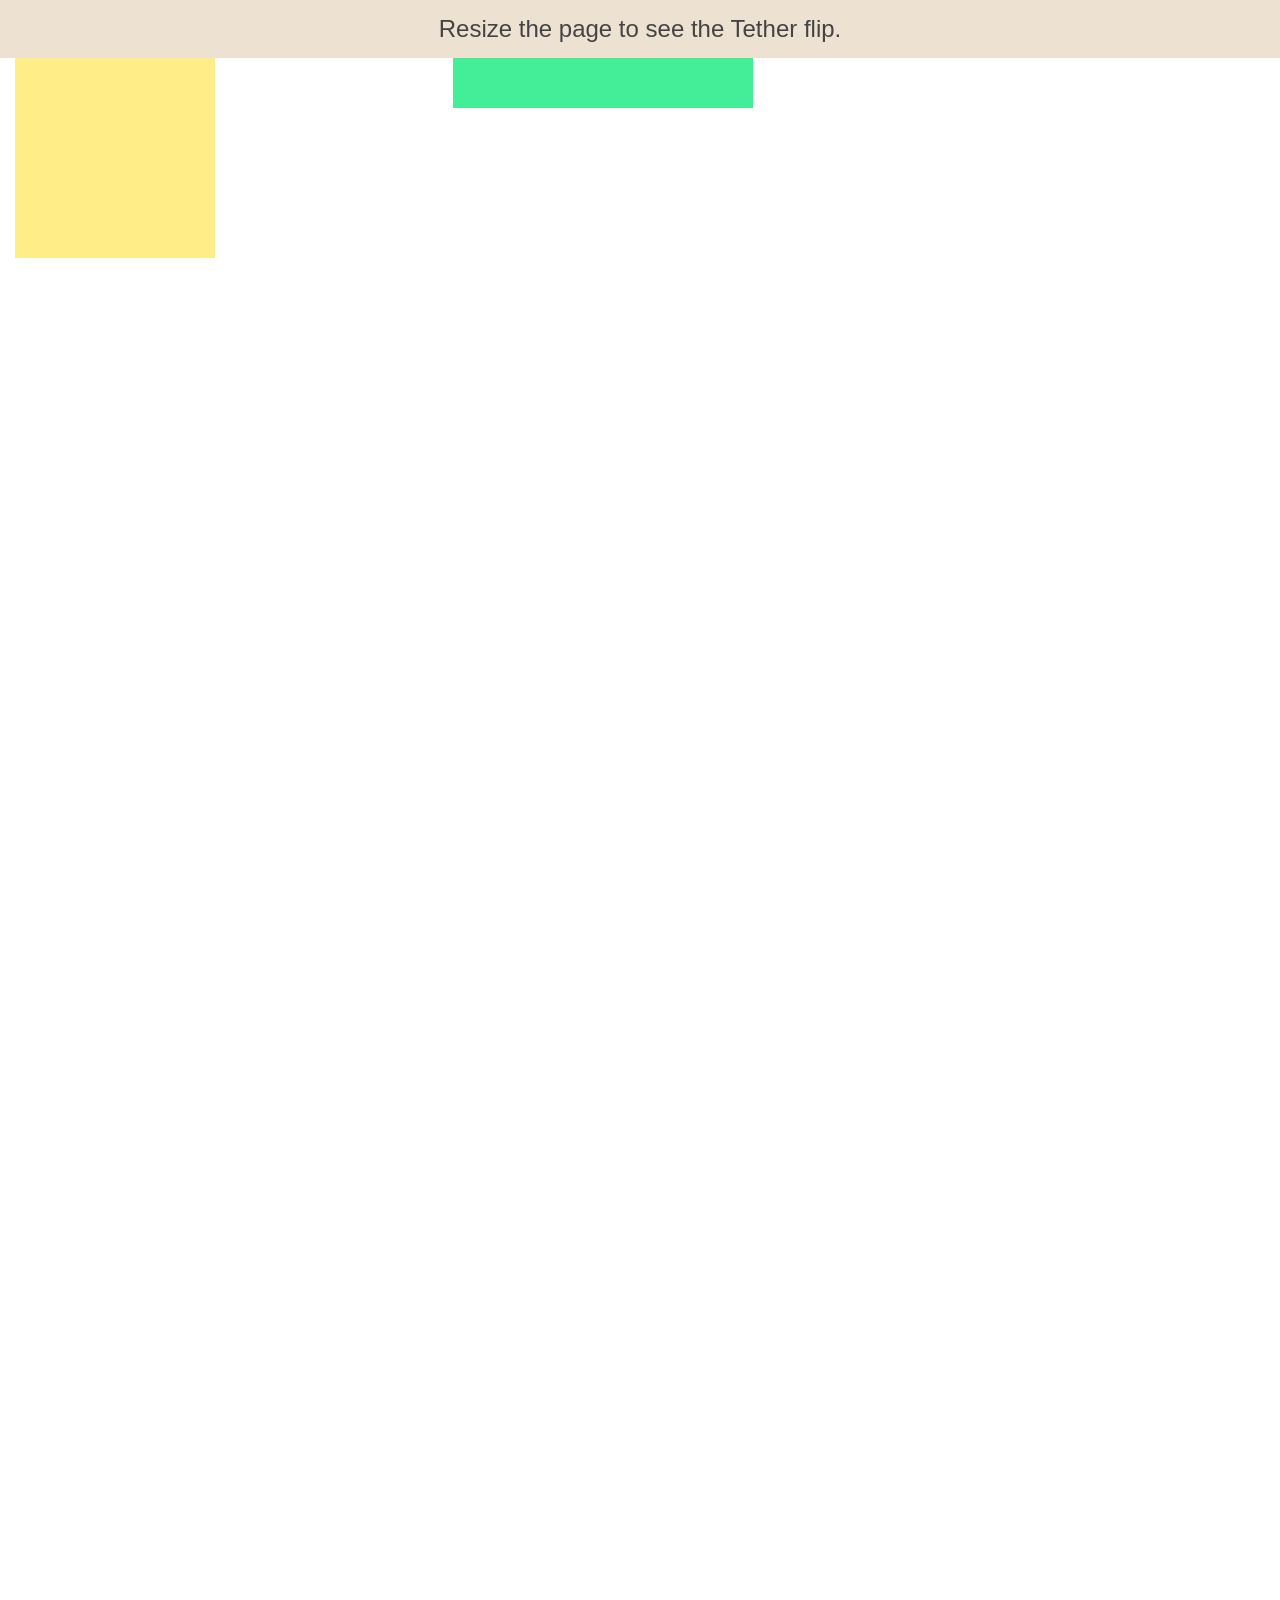
<file: node_modules/tether/examples/simple/index.html>
<!DOCTYPE html>
<html>
    <head>
        <meta charset="utf-8">
        <meta http-equiv="X-UA-Compatible" content="chrome=1">
        <meta name="viewport" content="width=device-width, initial-scale=1, user-scalable=no">
        <link rel="stylesheet" href="../resources/css/base.css" />
        <link rel="stylesheet" href="../common/css/style.css" />
    </head>
    <body>
        <div class="instructions">Resize the page to see the Tether flip.</div>

        <div class="element"></div>
        <div class="target"></div>

        <script src="//github.hubspot.com/tether/dist/js/tether.js"></script>
        <script>
            new Tether({
                element: '.element',
                target: '.target',
                attachment: 'top left',
                targetAttachment: 'top right',
                constraints: [{
                    to: 'window',
                    attachment: 'together'
                }]
            });
        </script>
    </body>
</html>
</file>
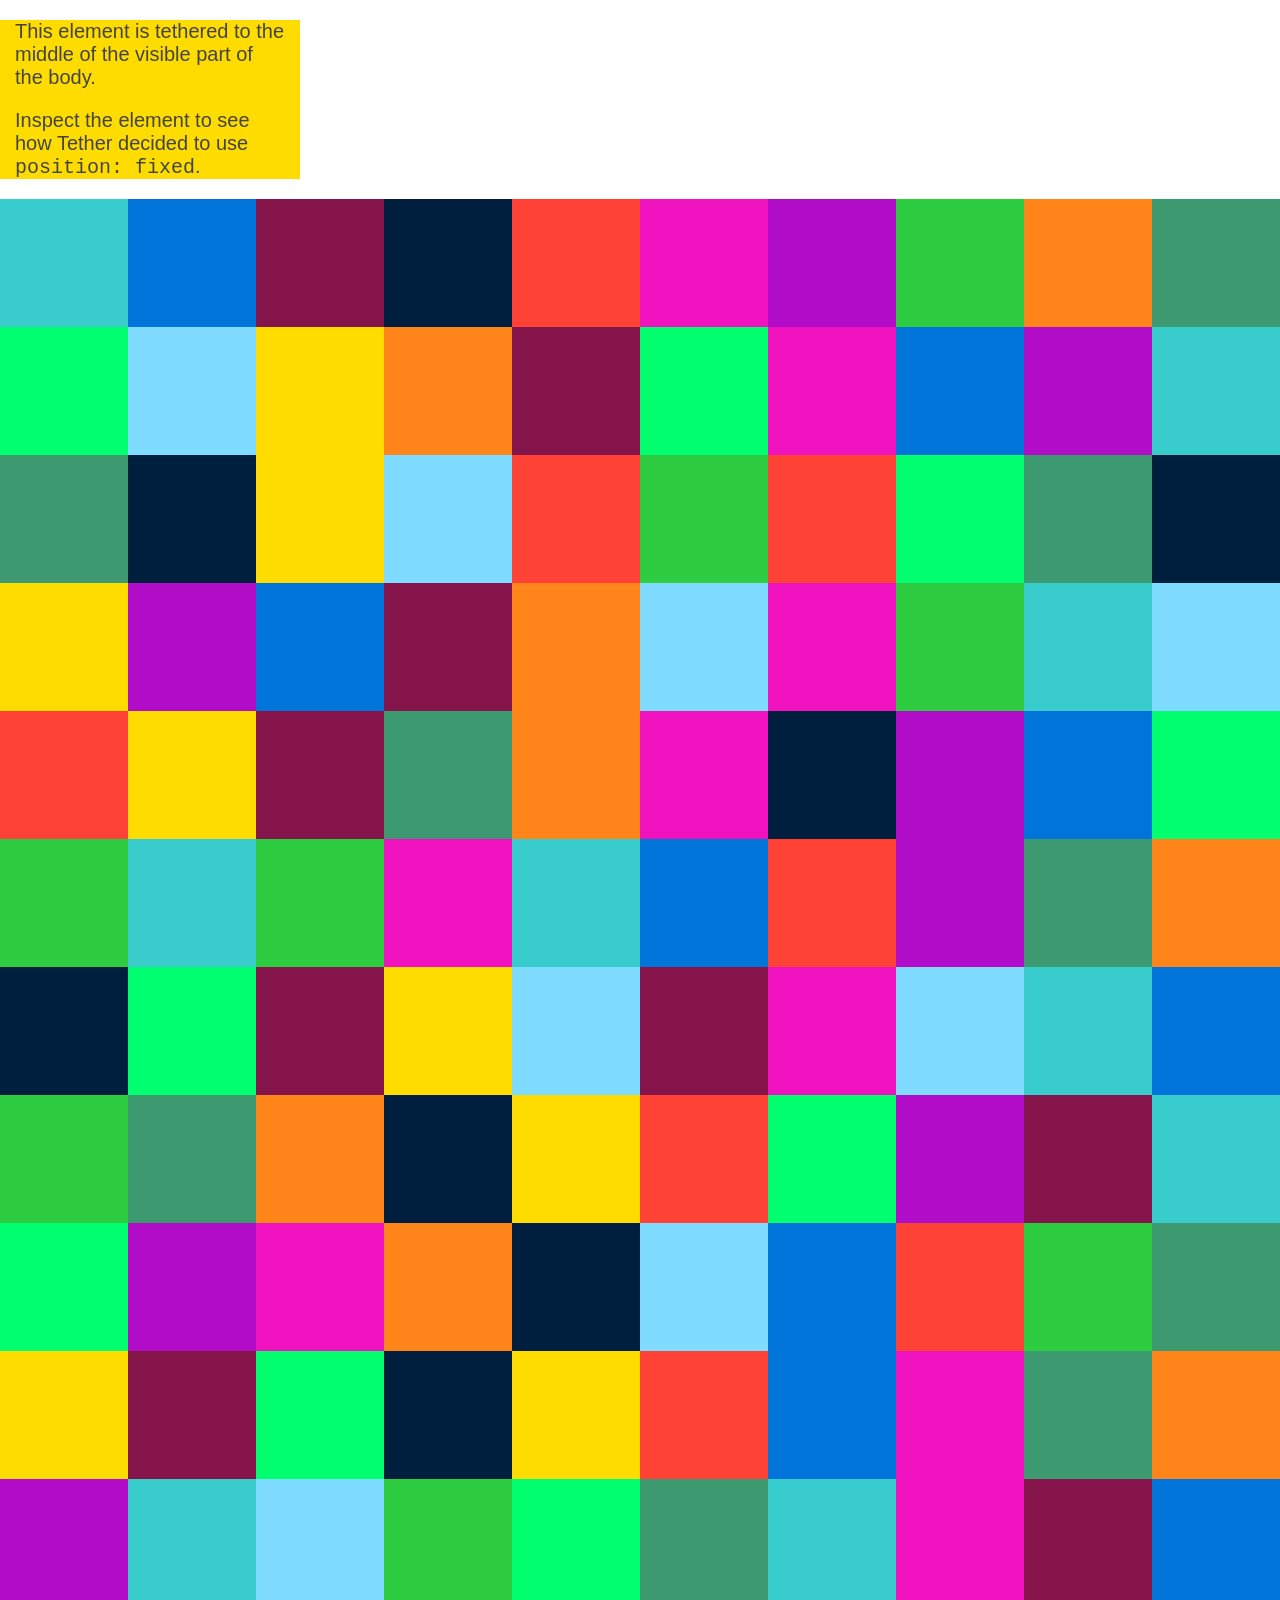
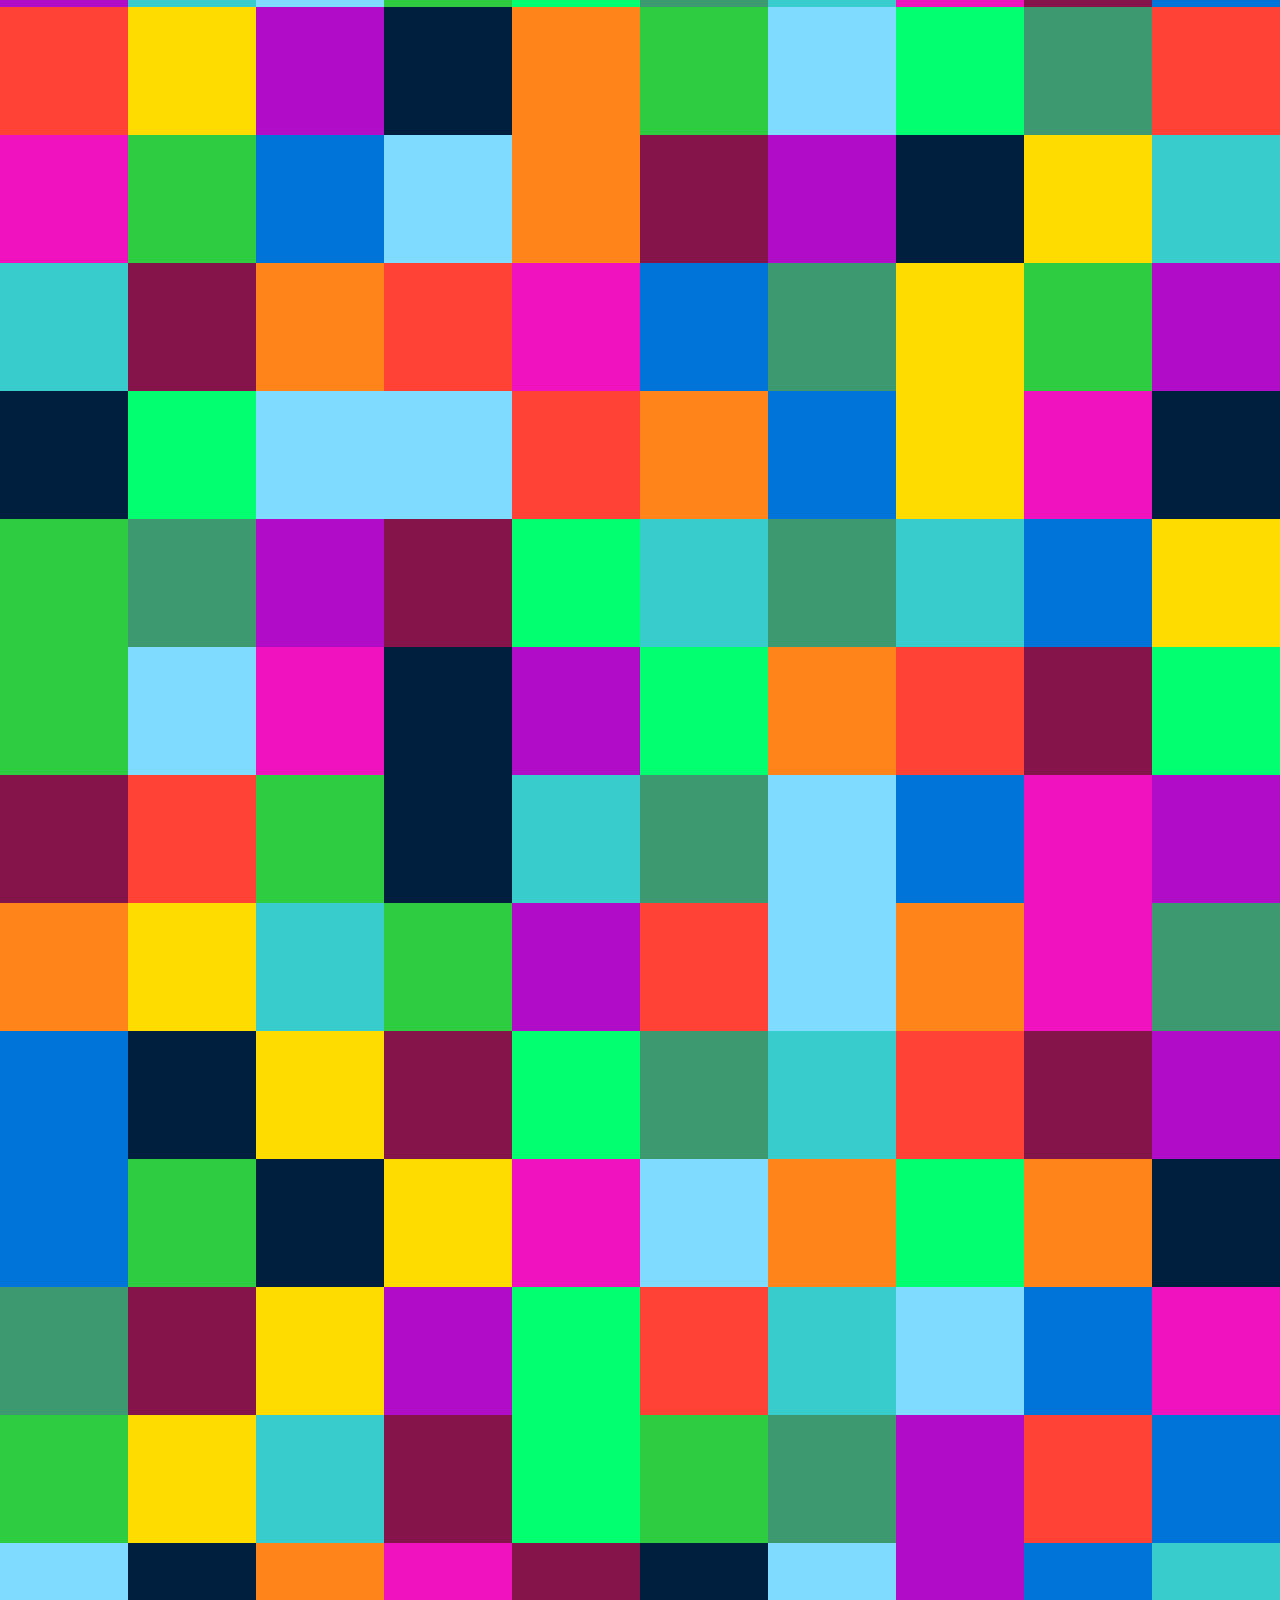
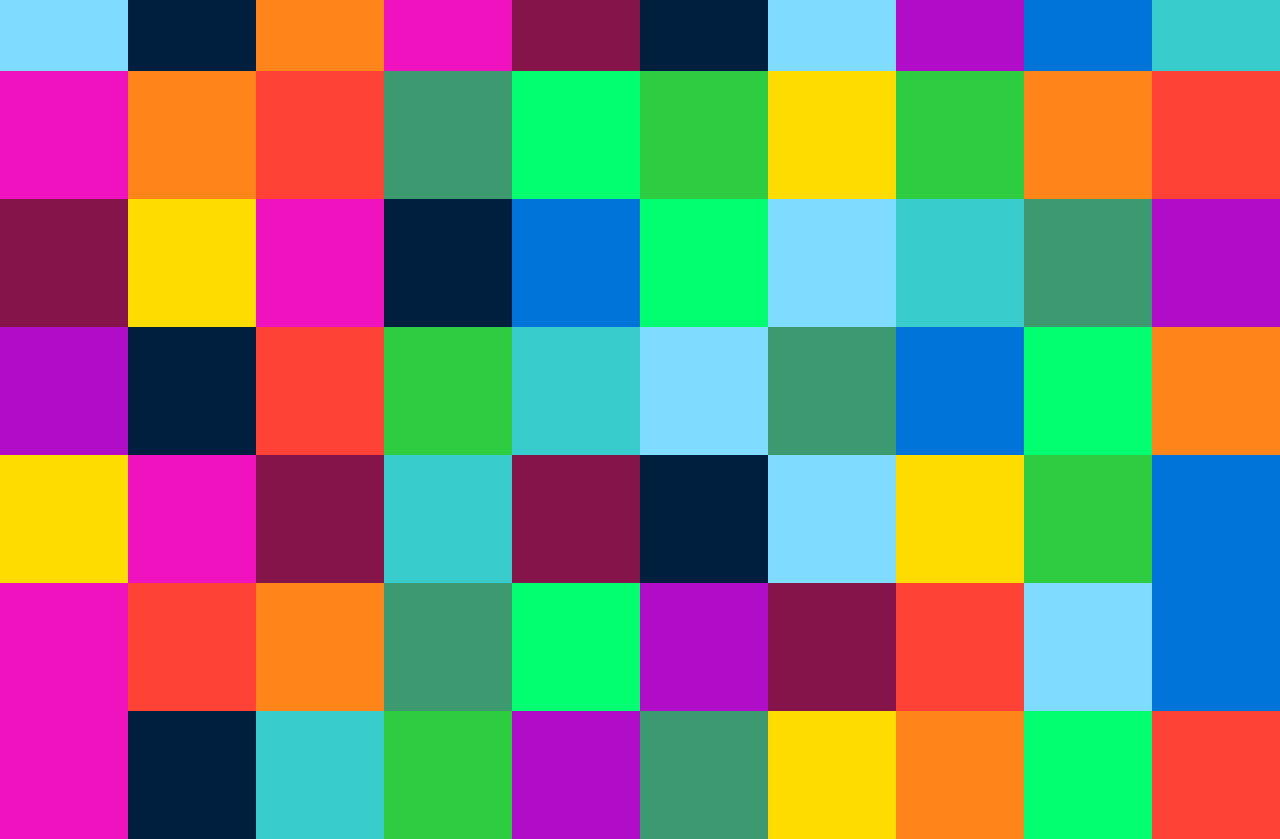
<file: node_modules/tether/examples/viewport/index.html>
<!DOCTYPE html>
<html>
  <head>
    <link rel="stylesheet" href="../resources/css/base.css" />
    <link rel="stylesheet" href="./colors.css" />
    <style>
      * {
        box-sizing: border-box;
      }

      .element {
        background-color: #FFDC00;
        width: 80%;
        max-width: 300px;
        padding: 0 15px;
        font-size: 20px;
        box-shadow: 0 0 0 2px rgba(255, 255, 255, 0.3);
      }

      @media (max-width: 380px) {
        .element {
          font-size: 16px;
        }
      }

      .bit {
        width: 10vw;
        height: 10vw;
        float: left;
      }
    </style>
  </head>
  <body>
    <div class="element">
      <p>This element is tethered to the middle of the visible part of the body.</p>

      <p>Inspect the element to see how Tether decided
      to use <code>position: fixed</code>.</p>
    </div>

    <script src="//github.hubspot.com/tether/dist/js/tether.js"></script>
    <script>
      new Tether({
        element: '.element',
        target: document.body,
        attachment: 'middle center',
        targetAttachment: 'middle center',
        targetModifier: 'visible'
      });
    </script>

    <script>
      // Random colors bit, don't mind this
      colors = ['navy', 'blue', 'aqua', 'teal', 'olive', 'green', 'lime',
        'yellow', 'orange', 'red', 'fuchsia', 'purple', 'maroon'];

      curColors = null;
      for(var i=300; i--;){
        if (!curColors || !curColors.length)
          curColors = colors.slice(0);

        var bit = document.createElement('div')
        var index = (Math.random() * curColors.length)|0;
        bit.className = 'bit bg-' + curColors[index]
        curColors.splice(index, 1);
        document.body.appendChild(bit);
      }
    </script>
  </body>
</html>
</file>
<file: pre.css>
img{ 
    -moz-animation:.6s rotateRight infinite linear; 
    -webkit-animation:.6s rotateRight infinite linear; 
}

@-moz-keyframes rotateRight{
    0%{ -moz-transform:rotate(0deg); -moz-transform-origin:50% 50%; }
    100%{ -moz-transform:rotate(360deg); }
}

@-webkit-keyframes rotateRight{
    0%{ -webkit-transform:rotate(0deg); -webkit-transform-origin:50% 50%; }
    100%{ -webkit-transform:rotate(360deg); }
}

.preimage {
   margin-top: 15%;
    
    margin-left: 38%;
    background-size: contain;
    
    
}
</file>
<file: node_modules/tether/examples/resources/css/base.css>
body {
    font-family: "Helvetica Neue", sans-serif;
    color: #444;
    margin: 0px;
}

a {
    cursor: pointer;
    color: blue;
}
</file>
<file: node_modules/tether/examples/common/css/style.css>
body {
    min-height: 3000px;
}
.element {
    width: 200px;
    height: 200px;
    background-color: #fe8;
    position: absolute;
    z-index: 6;
}

.target {
    width: 300px;
    height: 50px;
    margin: 0 35%;
    background-color: #4e9;
}

.container {
    height: 600px;
    overflow: scroll;
    width: 600px;
    border: 20px solid #CCC;
    margin-top: 100px;
}

body {
    padding: 15px;
}

body > .container {
    margin: 0 auto;
}

.pad {
    height: 400px;
    width: 100px;
}

.instructions {
    width: 100%;
    text-align: center;
    font-size: 24px;
    padding: 15px;
    background-color: rgba(210, 180, 140, 0.4);
    margin: -15px -15px 0 -15px;
}
</file>
<file: node_modules/tether/examples/viewport/colors.css>
@charset "UTF-8";
/****

   colors.css v1.0 For a friendlier looking web
   MIT License • http://clrs.cc • http://github.com/mrmrs/colors

   Author: mrmrs
           http://mrmrs.cc
           @mrmrs_

****/
/*

   SKINS
   • Backgrounds
   • Colors

*/
/* Backgrounds */
.bg-navy {
  background-color: #001f3f; }

.bg-blue {
  background-color: #0074d9; }

.bg-aqua {
  background-color: #7fdbff; }

.bg-teal {
  background-color: #39cccc; }

.bg-olive {
  background-color: #3d9970; }

.bg-green {
  background-color: #2ecc40; }

.bg-lime {
  background-color: #01ff70; }

.bg-yellow {
  background-color: #ffdc00; }

.bg-orange {
  background-color: #ff851b; }

.bg-red {
  background-color: #ff4136; }

.bg-fuchsia {
  background-color: #f012be; }

.bg-purple {
  background-color: #b10dc9; }

.bg-maroon {
  background-color: #85144b; }

.bg-white {
  background-color: white; }

.bg-gray {
  background-color: #aaaaaa; }

.bg-silver {
  background-color: #dddddd; }

.bg-black {
  background-color: #111111; }

/* Colors */
.navy {
  color: #001f3f; }

.blue {
  color: #0074d9; }

.aqua {
  color: #7fdbff; }

.teal {
  color: #39cccc; }

.olive {
  color: #3d9970; }

.green {
  color: #2ecc40; }

.lime {
  color: #01ff70; }

.yellow {
  color: #ffdc00; }

.orange {
  color: #ff851b; }

.red {
  color: #ff4136; }

.fuchsia {
  color: #f012be; }

.purple {
  color: #b10dc9; }

.maroon {
  color: #85144b; }

.white {
  color: white; }

.silver {
  color: #dddddd; }

.gray {
  color: #aaaaaa; }

.black {
  color: #111111; }

/* PRETTIER LINKS */
a {
  text-decoration: none;
  -webkit-transition: color .3s ease-in-out;
  transition: color .3s ease-in-out; }

a:link {
  color: #0074d9;
  -webkit-transition: color .3s ease-in-out;
  transition: color .3s ease-in-out; }

a:visited {
  color: #b10dc9; }

a:hover {
  color: #7fdbff;
  -webkit-transition: color .3s ease-in-out;
  transition: color .3s ease-in-out; }

a:active {
  color: #ff851b;
  -webkit-transition: color .3s ease-in-out;
  transition: color .3s ease-in-out; }
</file>
